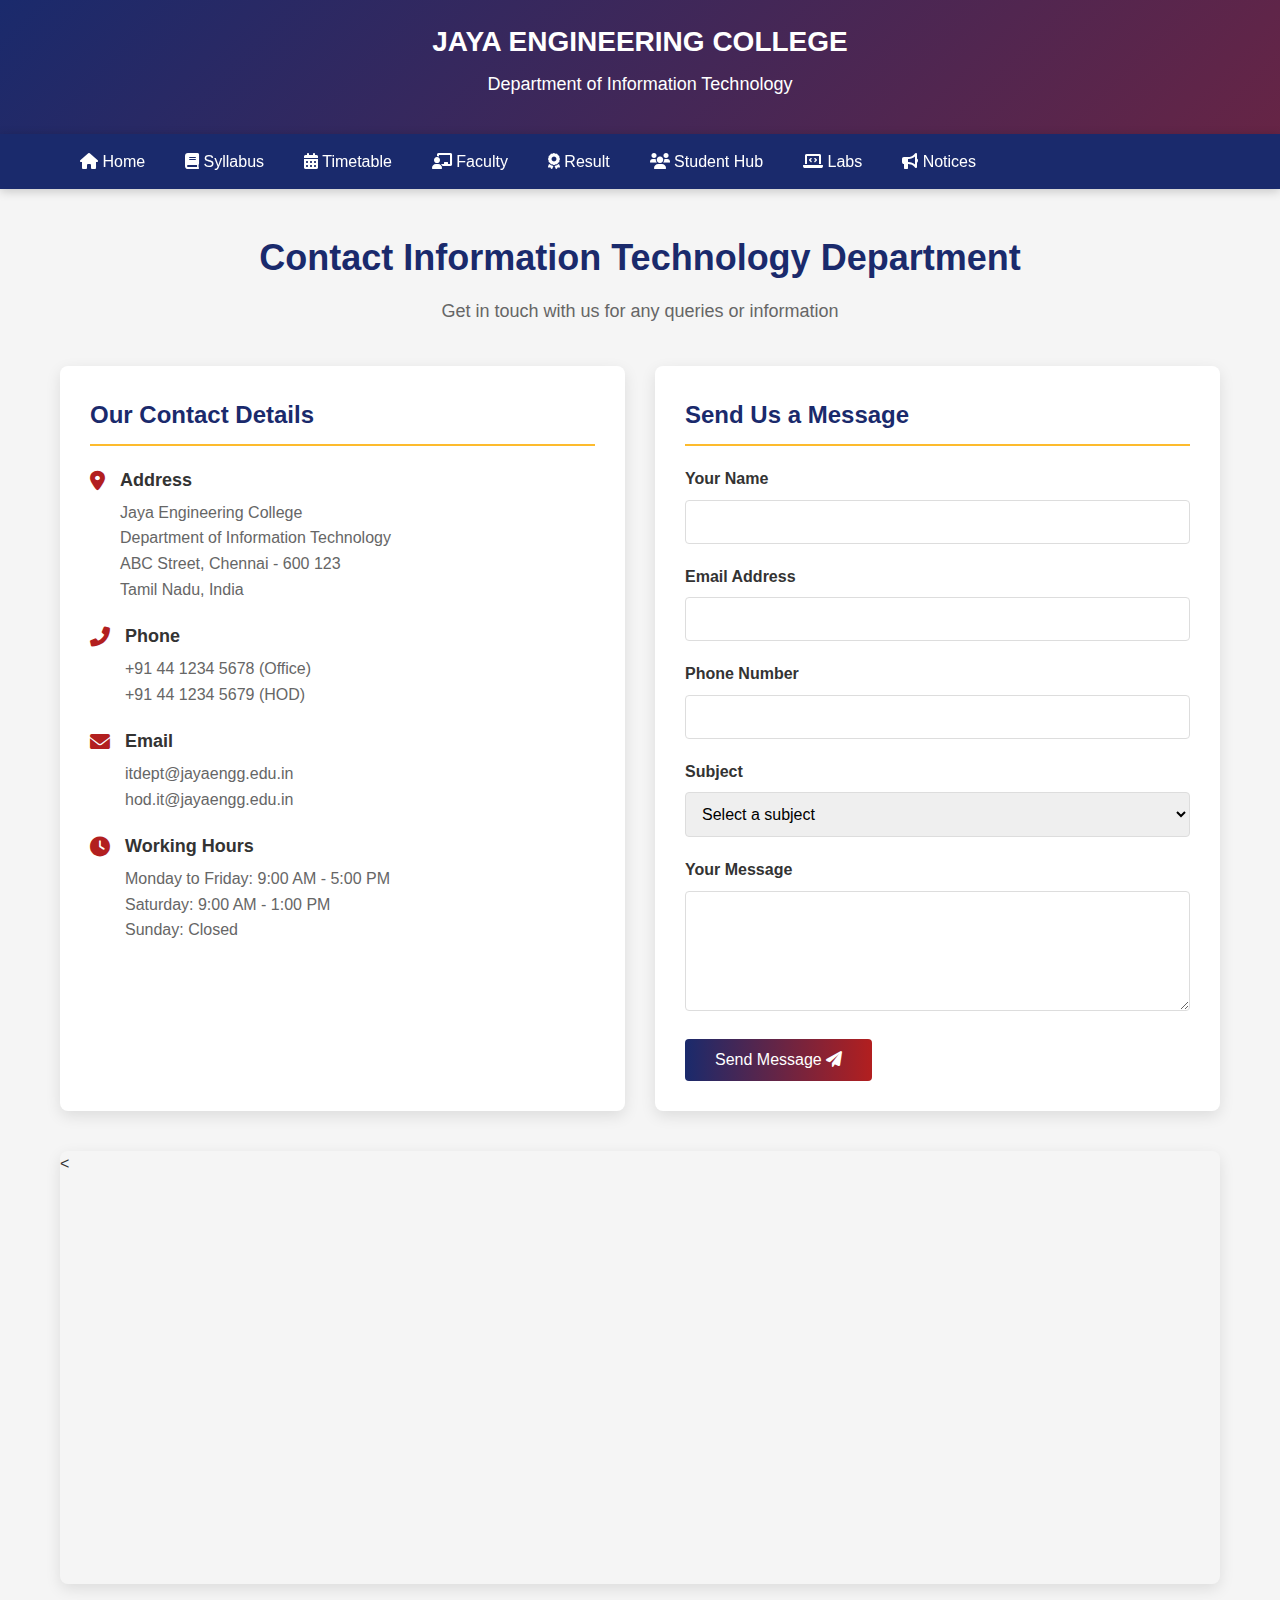
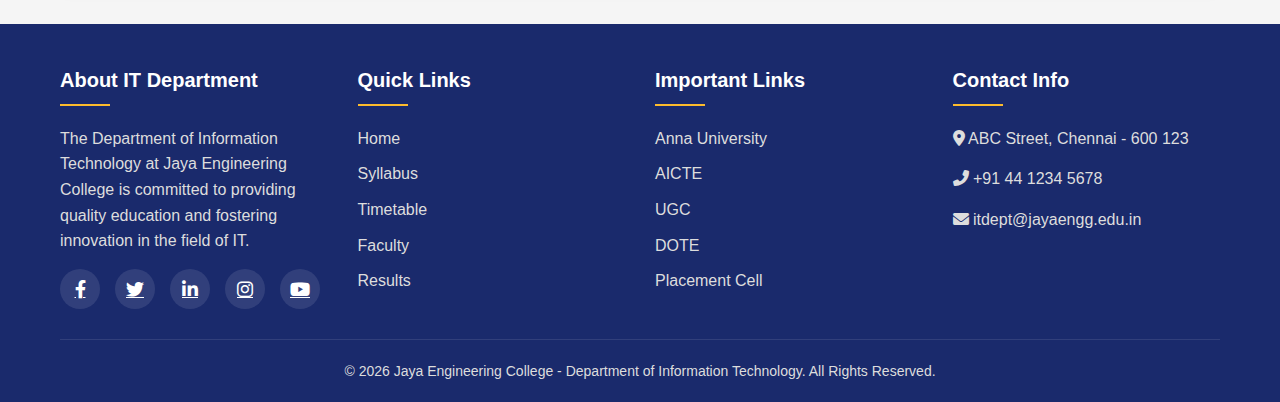
<file: contact.html>
<!DOCTYPE html>
<html lang="en">
<head>
    <meta charset="UTF-8">
    <meta name="viewport" content="width=device-width, initial-scale=1.0">
    <title>Contact Us - IT Department | Jaya Engineering College</title>
    <link rel="stylesheet" href="https://cdnjs.cloudflare.com/ajax/libs/font-awesome/6.0.0-beta3/css/all.min.css">
    <link rel="shortcut icon" href="https://jec.ac.in/wp-content/themes/Jayacollege_2017/images/logo_fav.png" type="image/x-icon">
    <link rel="stylesheet" href="contact.css">
</head>
<body>
    <!-- Header Section -->
    <header>
        <div class="container">
            <div class="logo-container">
                <div class="college-info">
                    <h1>JAYA ENGINEERING COLLEGE</h1>
                    <p>Department of Information Technology</p>
                </div>
            </div>
        </div>
    </header>
    
    <!-- Navigation Bar -->
    <nav>
        <div class="container nav-container">
            <ul class="nav-links">
                <li><a href="/index.html"><i class="fas fa-home"></i> Home</a></li>
                <li><a href="/syllabus.html"><i class="fas fa-book"></i> Syllabus</a></li>
                <li><a href="/time-table.html"><i class="fas fa-calendar-alt"></i> Timetable</a></li>
                <li><a href="Faculty.html"><i class="fas fa-chalkboard-teacher"></i> Faculty</a></li>
                <li><a href="/result.html"><i class="fas fa-award"></i> Result</a></li>
                <li><a href="/Student Hub.html"><i class="fas fa-users"></i> Student Hub</a></li>
                <li><a href="/lab.html"><i class="fas fa-laptop-code"></i> Labs</a></li>
                <li><a href="/notics&circular.html"><i class="fas fa-bullhorn"></i> Notices</a></li>
            </ul>
        </div>
    </nav>
    
    <!-- Main Content -->
    <main>
        <div class="container">
            <div class="page-header">
                <h2>Contact Information Technology Department</h2>
                <p>Get in touch with us for any queries or information</p>
            </div>
            
            <div class="contact-container">
                <div class="contact-info">
                    <h3>Our Contact Details</h3>
                    <div class="info-item">
                        <i class="fas fa-map-marker-alt"></i>
                        <div class="info-text">
                            <h4>Address</h4>
                            <p>Jaya Engineering College<br>
                            Department of Information Technology<br>
                            ABC Street, Chennai - 600 123<br>
                            Tamil Nadu, India</p>
                        </div>
                    </div>
                    
                    <div class="info-item">
                        <i class="fas fa-phone-alt"></i>
                        <div class="info-text">
                            <h4>Phone</h4>
                            <p>+91 44 1234 5678 (Office)<br>
                            +91 44 1234 5679 (HOD)</p>
                        </div>
                    </div>
                    
                    <div class="info-item">
                        <i class="fas fa-envelope"></i>
                        <div class="info-text">
                            <h4>Email</h4>
                            <p><a href="mailto:itdept@jayaengg.edu.in">itdept@jayaengg.edu.in</a><br>
                            <a href="mailto:hod.it@jayaengg.edu.in">hod.it@jayaengg.edu.in</a></p>
                        </div>
                    </div>
                    
                    <div class="info-item">
                        <i class="fas fa-clock"></i>
                        <div class="info-text">
                            <h4>Working Hours</h4>
                            <p>Monday to Friday: 9:00 AM - 5:00 PM<br>
                            Saturday: 9:00 AM - 1:00 PM<br>
                            Sunday: Closed</p>
                        </div>
                    </div>
                </div>
                
                <div class="contact-form">
                    <h3>Send Us a Message</h3>
                    <form action="#" method="POST">
                        <div class="form-group">
                            <label for="name">Your Name</label>
                            <input type="text" id="name" name="name" required>
                        </div>
                        
                        <div class="form-group">
                            <label for="email">Email Address</label>
                            <input type="email" id="email" name="email" required>
                        </div>
                        
                        <div class="form-group">
                            <label for="phone">Phone Number</label>
                            <input type="tel" id="phone" name="phone">
                        </div>
                        
                        <div class="form-group">
                            <label for="subject">Subject</label>
                            <select id="subject" name="subject" required>
                                <option value="">Select a subject</option>
                                <option value="admission">Admission Query</option>
                                <option value="academics">Academic Information</option>
                                <option value="placement">Placement Related</option>
                                <option value="feedback">Feedback/Suggestion</option>
                                <option value="other">Other</option>
                            </select>
                        </div>
                        
                        <div class="form-group">
                            <label for="message">Your Message</label>
                            <textarea id="message" name="message" required></textarea>
                        </div>
                        
                        <button type="submit" class="submit-btn">Send Message <i class="fas fa-paper-plane"></i></button>
                    </form>
                </div>
            </div>
            
            <div class="map-container">
                <<iframe src="https://www.google.com/maps/embed?pb=!1m18!1m12!1m3!1d3885.4265440167674!2d80.04272807568294!3d13.135472987195204!2m3!1f0!2f0!3f0!3m2!1i1024!2i768!4f13.1!3m3!1m2!1s0x3a5289b72cf8bb8f%3A0xd5fed379d9b04ecc!2sJaya%20Engineering%20College!5e0!3m2!1sen!2sin!4v1747736320696!5m2!1sen!2sin" width="600" height="450" style="border:0;" allowfullscreen="" loading="lazy" referrerpolicy="no-referrer-when-downgrade"></iframe>            </div>
        </div>
    </main>
    
    <!-- Footer Section -->
    <footer>
        <div class="container">
            <div class="footer-container">
                <div class="footer-column">
                    <h3>About IT Department</h3>
                    <p>The Department of Information Technology at Jaya Engineering College is committed to providing quality education and fostering innovation in the field of IT.</p>
                    <div class="social-links">
                        <a href="#"><i class="fab fa-facebook-f"></i></a>
                        <a href="#"><i class="fab fa-twitter"></i></a>
                        <a href="#"><i class="fab fa-linkedin-in"></i></a>
                        <a href="#"><i class="fab fa-instagram"></i></a>
                        <a href="#"><i class="fab fa-youtube"></i></a>
                    </div>
                </div>
                
                <div class="footer-column">
                    <h3>Quick Links</h3>
                    <ul class="footer-links">
                        <li><a href="/index.html">Home</a></li>
                        <li><a href="/syllabus.html">Syllabus</a></li>
                        <li><a href="/time-table.html">Timetable</a></li>
                        <li><a href="/Faculty.html">Faculty</a></li>
                        <li><a href="/result.html">Results</a></li>
                    </ul>
                </div>
                
                <div class="footer-column">
                    <h3>Important Links</h3>
                    <ul class="footer-links">
                        <li><a href="https://www.annauniv.edu">Anna University</a></li>
                        <li><a href="https://www.aicte-india.org">AICTE</a></li>
                        <li><a href="https://www.ugc.ac.in">UGC</a></li>
                        <li><a href="https://www.tndte.gov.in">DOTE</a></li>
                        <li><a href="placement.html">Placement Cell</a></li>
                    </ul>
                </div>
                
                <div class="footer-column">
                    <h3>Contact Info</h3>
                    <p><i class="fas fa-map-marker-alt"></i> ABC Street, Chennai - 600 123</p>
                    <p><i class="fas fa-phone-alt"></i> +91 44 1234 5678</p>
                    <p><i class="fas fa-envelope"></i> itdept@jayaengg.edu.in</p>
                </div>
            </div>
            
            <div class="footer-bottom">
                <p>&copy; 2025 Jaya Engineering College - Department of Information Technology. All Rights Reserved.</p>
            </div>
        </div>
    </footer>
    <script src="/contact.js"></script>
</body>
</html>
</file>
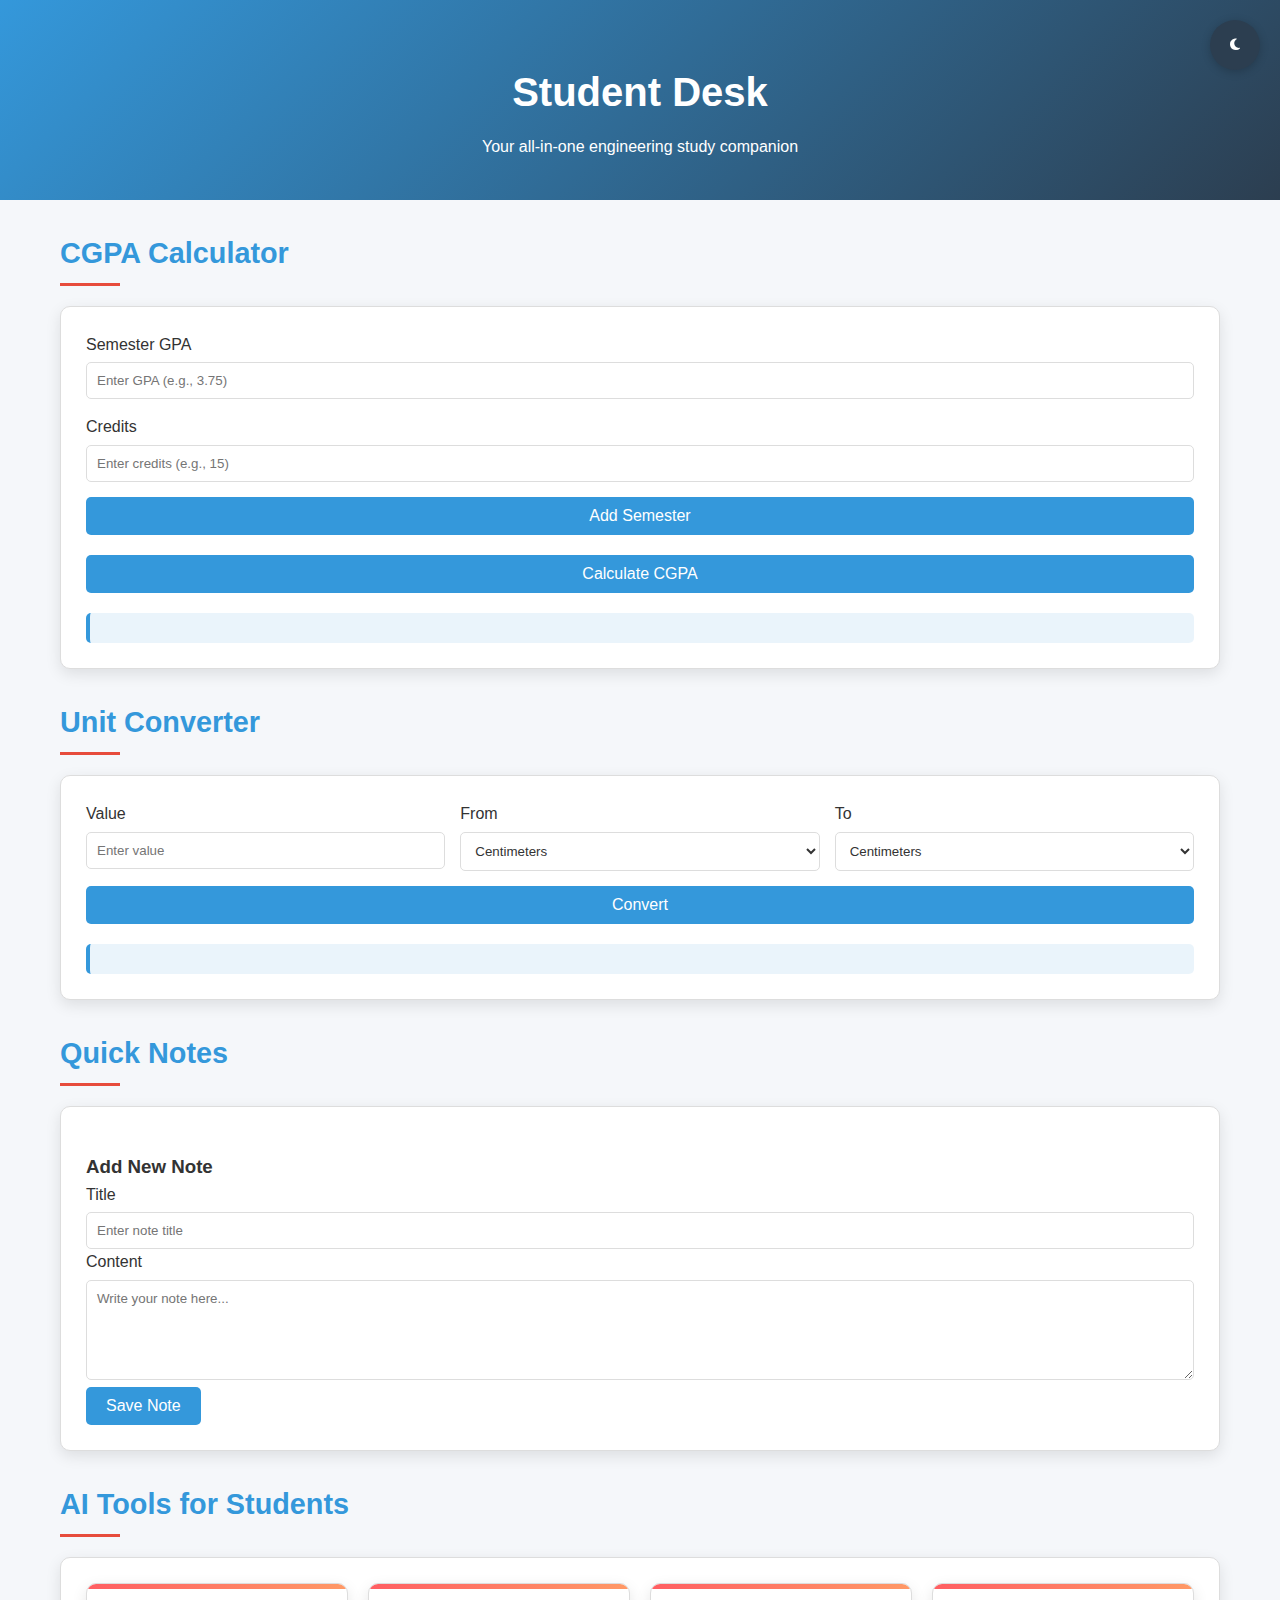
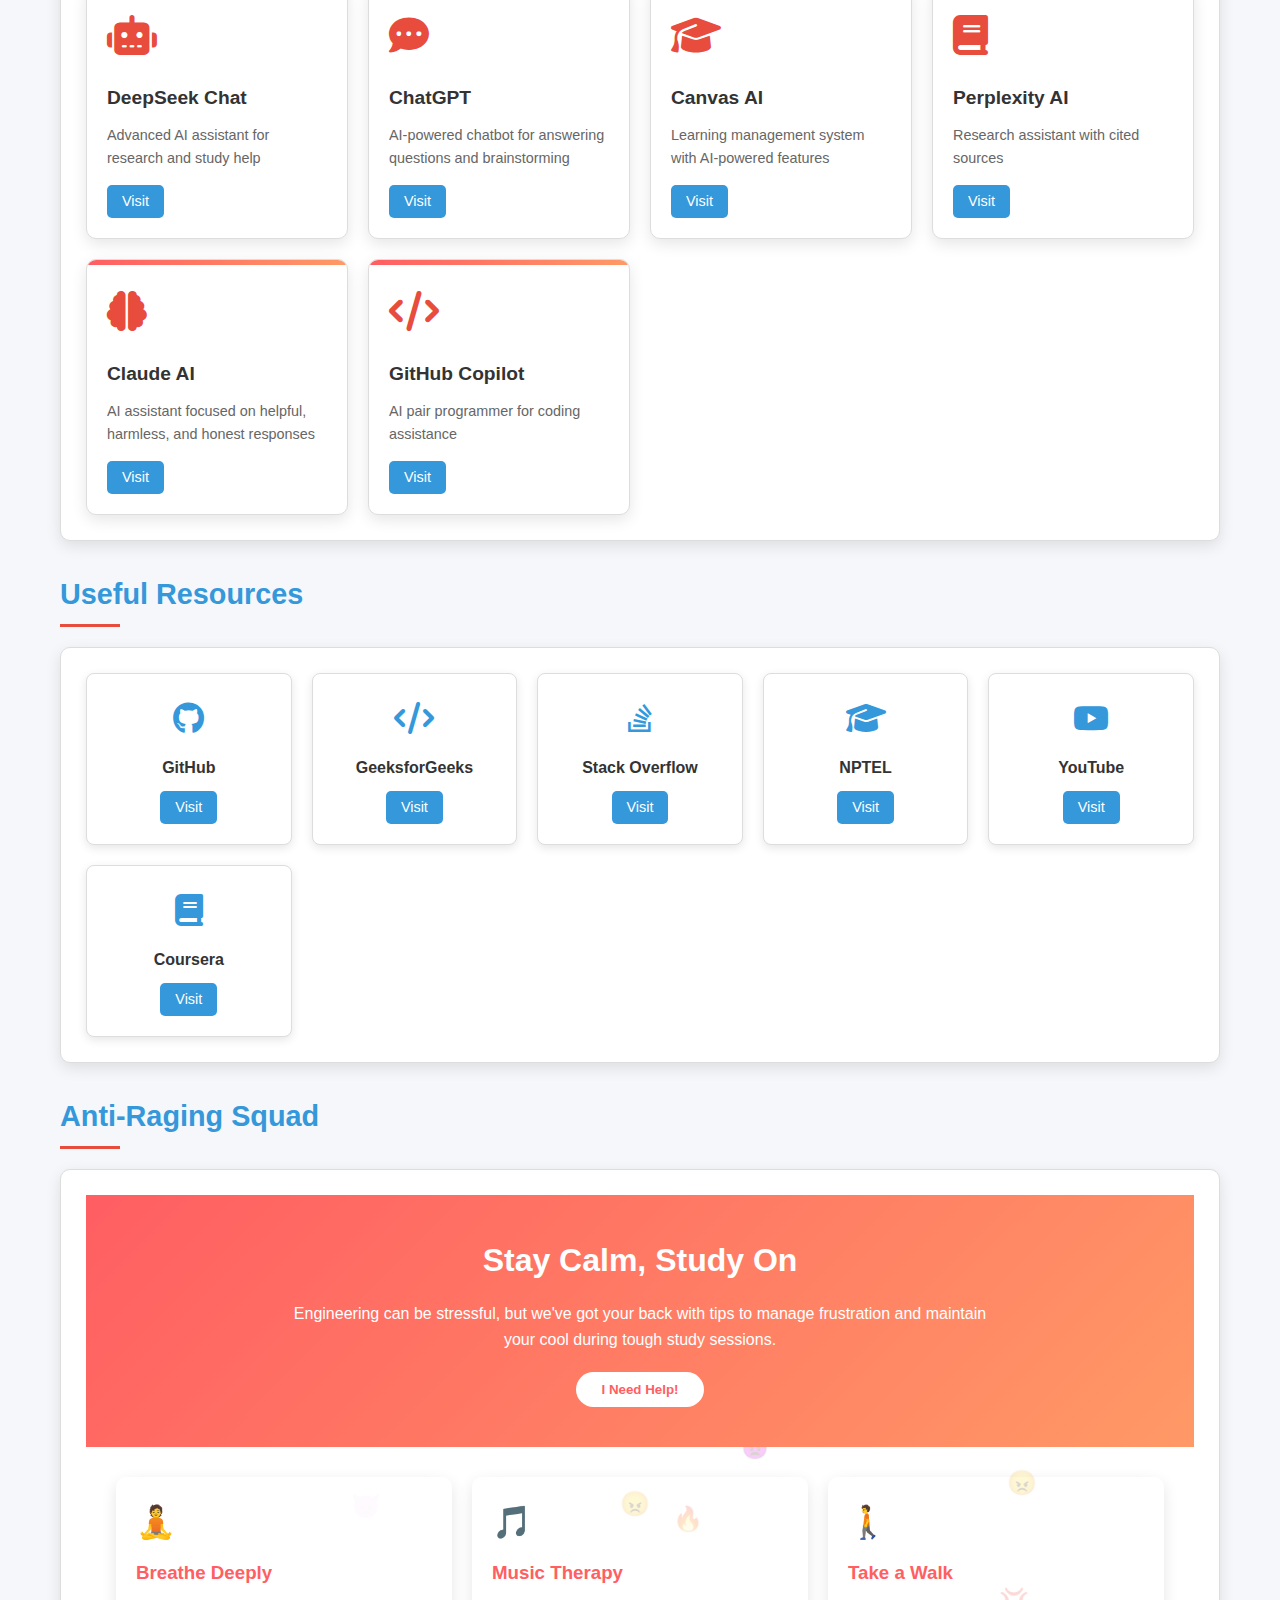
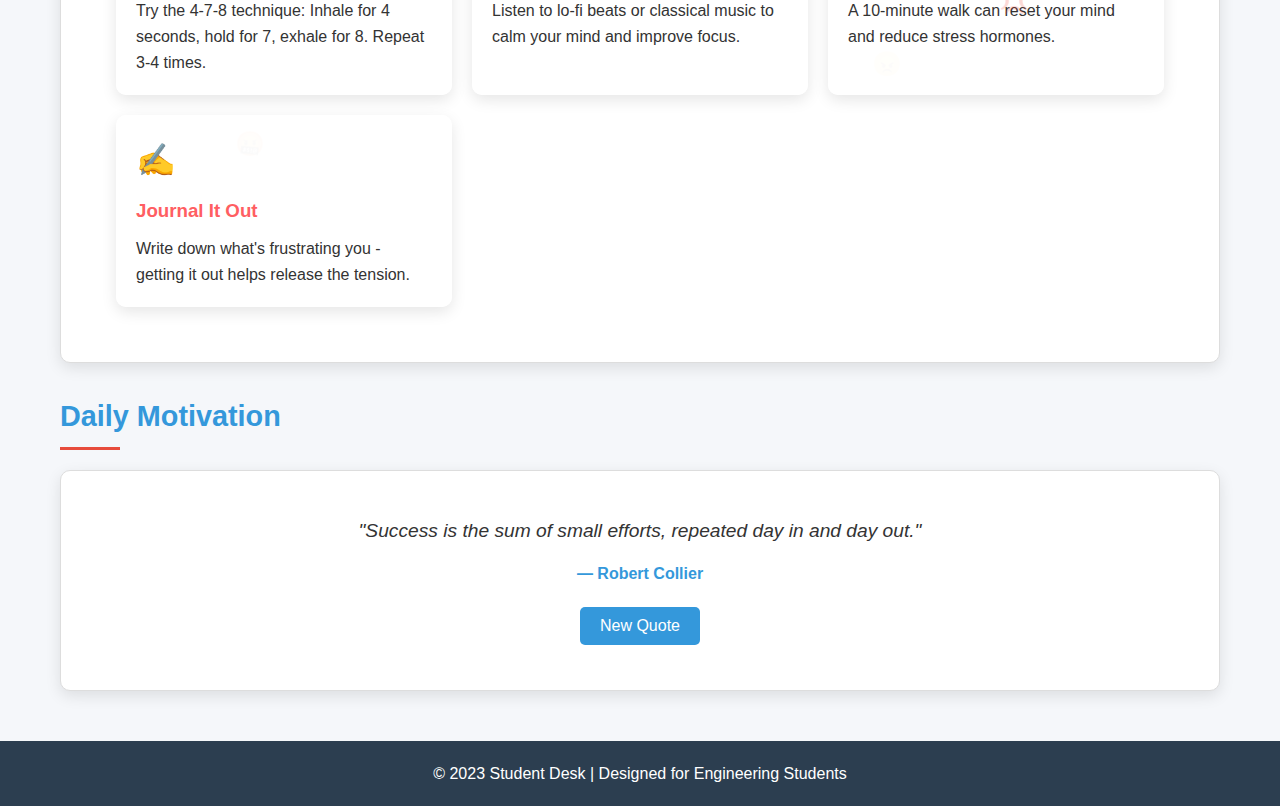
<file: hub sample.html>
<!DOCTYPE html>
<html lang="en">
<head>
    <meta charset="UTF-8">
    <meta name="viewport" content="width=device-width, initial-scale=1.0">
    <title>Student Desk</title>
    <link rel="stylesheet" href="https://cdnjs.cloudflare.com/ajax/libs/font-awesome/6.4.0/css/all.min.css">
    <style>
        :root {
            --primary: #3498db;
            --secondary: #2c3e50;
            --accent: #e74c3c;
            --light: #ecf0f1;
            --dark: #2c3e50;
            --success: #2ecc71;
            --warning: #f39c12;
            --bg-color: #f5f7fa;
            --card-bg: #ffffff;
            --text-color: #333333;
            --border-color: #dddddd;
        }

        .dark-mode {
            --bg-color: #1a1a1a;
            --card-bg: #2d2d2d;
            --text-color: #f5f5f5;
            --border-color: #444444;
            --secondary: #3498db;
        }

        * {
            margin: 0;
            padding: 0;
            box-sizing: border-box;
            font-family: 'Segoe UI', Tahoma, Geneva, Verdana, sans-serif;
            transition: background-color 0.3s, color 0.3s;
        }

        body {
            background-color: var(--bg-color);
            color: var(--text-color);
            line-height: 1.6;
        }

        .container {
            max-width: 1200px;
            margin: 0 auto;
            padding: 0 20px;
        }

        /* Theme Toggle */
        .theme-toggle {
            position: fixed;
            top: 20px;
            right: 20px;
            width: 50px;
            height: 50px;
            border-radius: 50%;
            background-color: var(--secondary);
            color: white;
            border: none;
            cursor: pointer;
            z-index: 1000;
            display: flex;
            align-items: center;
            justify-content: center;
            box-shadow: 0 2px 10px rgba(0, 0, 0, 0.2);
        }

        /* Header */
        header {
            background: linear-gradient(135deg, var(--primary), var(--secondary));
            color: white;
            padding: 60px 0 40px;
            text-align: center;
            margin-bottom: 30px;
        }

        header h1 {
            font-size: 2.5rem;
            margin-bottom: 10px;
        }

        /* Sections */
        section {
            margin-bottom: 30px;
        }

        .section-title {
            font-size: 1.8rem;
            margin-bottom: 20px;
            color: var(--primary);
            position: relative;
            padding-bottom: 10px;
        }

        .section-title::after {
            content: '';
            position: absolute;
            bottom: 0;
            left: 0;
            width: 60px;
            height: 3px;
            background-color: var(--accent);
        }

        /* Cards */
        .card {
            background-color: var(--card-bg);
            border-radius: 10px;
            padding: 25px;
            box-shadow: 0 5px 15px rgba(0, 0, 0, 0.1);
            border: 1px solid var(--border-color);
        }

        /* Buttons */
        .btn {
            background-color: var(--primary);
            color: white;
            border: none;
            padding: 10px 20px;
            border-radius: 5px;
            cursor: pointer;
            font-size: 1rem;
            transition: all 0.3s;
        }

        .btn:hover {
            background-color: var(--secondary);
            transform: translateY(-2px);
        }

        .btn-block {
            display: block;
            width: 100%;
        }

        /* Inputs */
        .input-group {
            margin-bottom: 15px;
        }

        label {
            display: block;
            margin-bottom: 5px;
            font-weight: 500;
        }

        input, select, textarea {
            width: 100%;
            padding: 10px;
            border: 1px solid var(--border-color);
            border-radius: 5px;
            background-color: var(--card-bg);
            color: var(--text-color);
        }

        textarea {
            min-height: 100px;
            resize: vertical;
        }

        /* Results */
        .result {
            margin-top: 20px;
            padding: 15px;
            border-radius: 5px;
            background-color: rgba(52, 152, 219, 0.1);
            border-left: 4px solid var(--primary);
        }

        /* Semester List */
        .semester-list {
            margin: 20px 0;
        }

        .semester-item {
            display: flex;
            justify-content: space-between;
            padding: 10px;
            border-bottom: 1px solid var(--border-color);
            align-items: center;
        }

        .semester-item:last-child {
            border-bottom: none;
        }

        .semester-item button {
            background-color: var(--accent);
            color: white;
            border: none;
            padding: 5px 10px;
            border-radius: 3px;
            cursor: pointer;
        }

        /* Converter */
        .converter-row {
            display: flex;
            gap: 15px;
            margin-bottom: 15px;
            flex-wrap: wrap;
        }

        .converter-input {
            flex: 1;
            min-width: 150px;
        }

        /* Notes */
        .notes-container {
            margin-bottom: 20px;
        }

        .note {
            background-color: rgba(46, 204, 113, 0.1);
            border-left: 4px solid var(--success);
            padding: 15px;
            margin-bottom: 15px;
            border-radius: 5px;
        }

        .note h3 {
            margin-bottom: 10px;
            color: var(--success);
        }

        .note p {
            margin-bottom: 10px;
        }

        .note-actions {
            display: flex;
            gap: 10px;
        }

        .note-actions button {
            padding: 5px 10px;
            font-size: 0.8rem;
        }

        .note-actions button:first-child {
            background-color: var(--warning);
        }

        .note-actions button:last-child {
            background-color: var(--accent);
        }

        /* Resources */
        .resources-grid {
            display: grid;
            grid-template-columns: repeat(auto-fill, minmax(200px, 1fr));
            gap: 20px;
        }

        .resource-card {
            background-color: var(--card-bg);
            border-radius: 8px;
            padding: 20px;
            text-align: center;
            box-shadow: 0 3px 10px rgba(0, 0, 0, 0.1);
            border: 1px solid var(--border-color);
            transition: transform 0.3s;
        }

        .resource-card:hover {
            transform: translateY(-5px);
        }

        .resource-icon {
            font-size: 2rem;
            margin-bottom: 10px;
            color: var(--primary);
        }

        .resource-name {
            font-weight: 600;
            margin-bottom: 10px;
        }

        .resource-link {
            display: inline-block;
            padding: 5px 15px;
            background-color: var(--primary);
            color: white;
            text-decoration: none;
            border-radius: 5px;
            font-size: 0.9rem;
        }

        /* Motivation */
        .quote-container {
            text-align: center;
            padding: 20px;
        }

        .quote-text {
            font-size: 1.2rem;
            font-style: italic;
            margin-bottom: 15px;
            line-height: 1.6;
        }

        .quote-author {
            font-weight: 600;
            margin-bottom: 20px;
            color: var(--primary);
        }

        .refresh-quote {
            margin: 0 auto;
        }

        /* AI Tools Section */
        .ai-tools-grid {
            display: grid;
            grid-template-columns: repeat(auto-fill, minmax(250px, 1fr));
            gap: 20px;
        }

        .ai-tool-card {
            background-color: var(--card-bg);
            border-radius: 10px;
            padding: 20px;
            box-shadow: 0 5px 15px rgba(0, 0, 0, 0.1);
            border: 1px solid var(--border-color);
            transition: all 0.3s ease;
            position: relative;
            overflow: hidden;
        }

        .ai-tool-card:hover {
            transform: translateY(-5px);
            box-shadow: 0 10px 25px rgba(0, 0, 0, 0.15);
        }

        .ai-tool-card::before {
            content: '';
            position: absolute;
            top: 0;
            left: 0;
            width: 100%;
            height: 5px;
            background: linear-gradient(90deg, #ff5e62, #ff9966);
        }

        .ai-tool-icon {
            font-size: 2.5rem;
            margin-bottom: 15px;
            color: var(--accent);
        }

        .ai-tool-name {
            font-size: 1.2rem;
            font-weight: 600;
            margin-bottom: 10px;
        }

        .ai-tool-desc {
            color: #666;
            margin-bottom: 15px;
            font-size: 0.9rem;
        }

        /* Anti-Raging Squad Section */
        .anti-rage-container {
            position: relative;
            min-height: 300px;
            overflow: hidden;
            border-radius: 10px;
        }

        .rage-hero {
            background: linear-gradient(135deg, #ff5e62, #ff9966);
            color: white;
            padding: 40px;
            text-align: center;
            position: relative;
            z-index: 1;
        }

        .rage-hero h2 {
            font-size: 2rem;
            margin-bottom: 15px;
        }

        .rage-hero p {
            max-width: 700px;
            margin: 0 auto 20px;
        }

        .rage-btn {
            background-color: white;
            color: #ff5e62;
            border: none;
            padding: 10px 25px;
            border-radius: 50px;
            font-weight: 600;
            cursor: pointer;
            transition: all 0.3s;
        }

        .rage-btn:hover {
            transform: scale(1.05);
            box-shadow: 0 5px 15px rgba(0, 0, 0, 0.2);
        }

        .rage-tips {
            display: grid;
            grid-template-columns: repeat(auto-fit, minmax(250px, 1fr));
            gap: 20px;
            padding: 30px;
        }

        .rage-tip {
            background-color: rgba(255, 255, 255, 0.9);
            padding: 20px;
            border-radius: 10px;
            box-shadow: 0 5px 15px rgba(0, 0, 0, 0.1);
            transition: all 0.3s;
            position: relative;
            overflow: hidden;
        }

        .rage-tip:hover {
            transform: translateY(-5px);
        }

        .rage-tip h3 {
            color: #ff5e62;
            margin-bottom: 10px;
        }

        .rage-emoji {
            font-size: 2rem;
            margin-bottom: 10px;
            animation: bounce 2s infinite;
        }

        @keyframes bounce {
            0%, 100% { transform: translateY(0); }
            50% { transform: translateY(-10px); }
        }

        .rage-animation {
            position: absolute;
            font-size: 1.5rem;
            opacity: 0.2;
            animation: float 15s linear infinite;
        }

        @keyframes float {
            0% { transform: translateY(0) translateX(0); opacity: 0; }
            10% { opacity: 0.2; }
            90% { opacity: 0.2; }
            100% { transform: translateY(-100px) translateX(50px); opacity: 0; }
        }

        /* Footer */
        footer {
            background-color: var(--secondary);
            color: white;
            text-align: center;
            padding: 20px 0;
            margin-top: 50px;
        }

        /* Responsive */
        @media (max-width: 768px) {
            .converter-row {
                flex-direction: column;
                gap: 15px;
            }
            
            .converter-input {
                width: 100%;
            }
            
            header h1 {
                font-size: 2rem;
            }
            
            .section-title {
                font-size: 1.5rem;
            }
        }
    </style>
</head>
<body>
    <!-- Theme Toggle Button -->
    <button class="theme-toggle" id="themeToggle">
        <i class="fas fa-moon"></i>
    </button>

    <!-- Header Section -->
    <header>
        <div class="container">
            <h1>Student Desk</h1>
            <p>Your all-in-one engineering study companion</p>
        </div>
    </header>

    <main class="container">
        <!-- CGPA Calculator Section -->
        <section class="cgpa-calculator">
            <h2 class="section-title">CGPA Calculator</h2>
            <div class="card">
                <div class="input-group">
                    <label for="semesterGPA">Semester GPA</label>
                    <input type="number" id="semesterGPA" step="0.01" min="0" max="4" placeholder="Enter GPA (e.g., 3.75)">
                </div>
                <div class="input-group">
                    <label for="semesterCredits">Credits</label>
                    <input type="number" id="semesterCredits" min="1" placeholder="Enter credits (e.g., 15)">
                </div>
                <button class="btn btn-block" id="addSemester">Add Semester</button>
                
                <div class="semester-list" id="semesterList"></div>
                
                <button class="btn btn-block" id="calculateCGPA">Calculate CGPA</button>
                
                <div class="result" id="cgpaResult"></div>
            </div>
        </section>

        <!-- Unit Converter Section -->
        <section class="unit-converter">
            <h2 class="section-title">Unit Converter</h2>
            <div class="card">
                <div class="converter">
                    <div class="converter-row">
                        <div class="converter-input">
                            <label for="converterValue">Value</label>
                            <input type="number" id="converterValue" placeholder="Enter value">
                        </div>
                        <div class="converter-input">
                            <label for="converterFrom">From</label>
                            <select id="converterFrom">
                                <option value="cm">Centimeters</option>
                                <option value="m">Meters</option>
                                <option value="km">Kilometers</option>
                                <option value="in">Inches</option>
                                <option value="ft">Feet</option>
                                <option value="mi">Miles</option>
                                <option value="°C">Celsius</option>
                                <option value="°F">Fahrenheit</option>
                                <option value="K">Kelvin</option>
                                <option value="g">Grams</option>
                                <option value="kg">Kilograms</option>
                                <option value="lb">Pounds</option>
                            </select>
                        </div>
                        <div class="converter-input">
                            <label for="converterTo">To</label>
                            <select id="converterTo">
                                <option value="cm">Centimeters</option>
                                <option value="m">Meters</option>
                                <option value="km">Kilometers</option>
                                <option value="in">Inches</option>
                                <option value="ft">Feet</option>
                                <option value="mi">Miles</option>
                                <option value="°C">Celsius</option>
                                <option value="°F">Fahrenheit</option>
                                <option value="K">Kelvin</option>
                                <option value="g">Grams</option>
                                <option value="kg">Kilograms</option>
                                <option value="lb">Pounds</option>
                            </select>
                        </div>
                    </div>
                    <button class="btn btn-block" id="convertBtn">Convert</button>
                    <div class="result" id="converterResult"></div>
                </div>
            </div>
        </section>

        <!-- Notes Section -->
        <section class="notes">
            <h2 class="section-title">Quick Notes</h2>
            <div class="card">
                <div class="notes-container" id="notesContainer"></div>
                
                <div class="add-note-form">
                    <h3>Add New Note</h3>
                    <div class="form-group">
                        <label for="noteTitle">Title</label>
                        <input type="text" id="noteTitle" placeholder="Enter note title">
                    </div>
                    <div class="form-group">
                        <label for="noteContent">Content</label>
                        <textarea id="noteContent" placeholder="Write your note here..."></textarea>
                    </div>
                    <button class="btn" id="saveNote">Save Note</button>
                </div>
            </div>
        </section>

        <!-- AI Tools Section -->
        <section class="ai-tools">
            <h2 class="section-title">AI Tools for Students</h2>
            <div class="card">
                <div class="ai-tools-grid">
                    <div class="ai-tool-card">
                        <div class="ai-tool-icon"><i class="fas fa-robot"></i></div>
                        <div class="ai-tool-name">DeepSeek Chat</div>
                        <div class="ai-tool-desc">Advanced AI assistant for research and study help</div>
                        <a href="https://deepseek.com" class="resource-link" target="_blank">Visit</a>
                    </div>
                    <div class="ai-tool-card">
                        <div class="ai-tool-icon"><i class="fas fa-comment-dots"></i></div>
                        <div class="ai-tool-name">ChatGPT</div>
                        <div class="ai-tool-desc">AI-powered chatbot for answering questions and brainstorming</div>
                        <a href="https://chat.openai.com" class="resource-link" target="_blank">Visit</a>
                    </div>
                    <div class="ai-tool-card">
                        <div class="ai-tool-icon"><i class="fas fa-graduation-cap"></i></div>
                        <div class="ai-tool-name">Canvas AI</div>
                        <div class="ai-tool-desc">Learning management system with AI-powered features</div>
                        <a href="https://canvas.instructure.com" class="resource-link" target="_blank">Visit</a>
                    </div>
                    <div class="ai-tool-card">
                        <div class="ai-tool-icon"><i class="fas fa-book"></i></div>
                        <div class="ai-tool-name">Perplexity AI</div>
                        <div class="ai-tool-desc">Research assistant with cited sources</div>
                        <a href="https://perplexity.ai" class="resource-link" target="_blank">Visit</a>
                    </div>
                    <div class="ai-tool-card">
                        <div class="ai-tool-icon"><i class="fas fa-brain"></i></div>
                        <div class="ai-tool-name">Claude AI</div>
                        <div class="ai-tool-desc">AI assistant focused on helpful, harmless, and honest responses</div>
                        <a href="https://claude.ai" class="resource-link" target="_blank">Visit</a>
                    </div>
                    <div class="ai-tool-card">
                        <div class="ai-tool-icon"><i class="fas fa-code"></i></div>
                        <div class="ai-tool-name">GitHub Copilot</div>
                        <div class="ai-tool-desc">AI pair programmer for coding assistance</div>
                        <a href="https://github.com/features/copilot" class="resource-link" target="_blank">Visit</a>
                    </div>
                </div>
            </div>
        </section>

        <!-- Resources Section -->
        <section class="resources">
            <h2 class="section-title">Useful Resources</h2>
            <div class="card">
                <div class="resources-grid">
                    <div class="resource-card">
                        <div class="resource-icon"><i class="fab fa-github"></i></div>
                        <div class="resource-name">GitHub</div>
                        <a href="https://github.com" class="resource-link" target="_blank">Visit</a>
                    </div>
                    <div class="resource-card">
                        <div class="resource-icon"><i class="fas fa-code"></i></div>
                        <div class="resource-name">GeeksforGeeks</div>
                        <a href="https://geeksforgeeks.org" class="resource-link" target="_blank">Visit</a>
                    </div>
                    <div class="resource-card">
                        <div class="resource-icon"><i class="fab fa-stack-overflow"></i></div>
                        <div class="resource-name">Stack Overflow</div>
                        <a href="https://stackoverflow.com" class="resource-link" target="_blank">Visit</a>
                    </div>
                    <div class="resource-card">
                        <div class="resource-icon"><i class="fas fa-graduation-cap"></i></div>
                        <div class="resource-name">NPTEL</div>
                        <a href="https://nptel.ac.in" class="resource-link" target="_blank">Visit</a>
                    </div>
                    <div class="resource-card">
                        <div class="resource-icon"><i class="fab fa-youtube"></i></div>
                        <div class="resource-name">YouTube</div>
                        <a href="https://youtube.com" class="resource-link" target="_blank">Visit</a>
                    </div>
                    <div class="resource-card">
                        <div class="resource-icon"><i class="fas fa-book"></i></div>
                        <div class="resource-name">Coursera</div>
                        <a href="https://coursera.org" class="resource-link" target="_blank">Visit</a>
                    </div>
                </div>
            </div>
        </section>

        <!-- Anti-Raging Squad Section -->
        <section class="anti-rage">
            <h2 class="section-title">Anti-Raging Squad</h2>
            <div class="card anti-rage-container">
                <!-- Floating emojis -->
                <div class="rage-animation" style="top: 20%; left: 10%; animation-delay: 0s;">😤</div>
                <div class="rage-animation" style="top: 30%; left: 80%; animation-delay: 2s;">😡</div>
                <div class="rage-animation" style="top: 70%; left: 15%; animation-delay: 4s;">🤬</div>
                <div class="rage-animation" style="top: 60%; left: 70%; animation-delay: 6s;">😠</div>
                <div class="rage-animation" style="top: 40%; left: 25%; animation-delay: 8s;">👿</div>
                
                <div class="rage-hero">
                    <h2>Stay Calm, Study On</h2>
                    <p>Engineering can be stressful, but we've got your back with tips to manage frustration and maintain your cool during tough study sessions.</p>
                    <button class="rage-btn" id="rageHelpBtn">I Need Help!</button>
                </div>
                
                <div class="rage-tips">
                    <div class="rage-tip">
                        <div class="rage-emoji">🧘</div>
                        <h3>Breathe Deeply</h3>
                        <p>Try the 4-7-8 technique: Inhale for 4 seconds, hold for 7, exhale for 8. Repeat 3-4 times.</p>
                    </div>
                    <div class="rage-tip">
                        <div class="rage-emoji">🎵</div>
                        <h3>Music Therapy</h3>
                        <p>Listen to lo-fi beats or classical music to calm your mind and improve focus.</p>
                    </div>
                    <div class="rage-tip">
                        <div class="rage-emoji">🚶</div>
                        <h3>Take a Walk</h3>
                        <p>A 10-minute walk can reset your mind and reduce stress hormones.</p>
                    </div>
                    <div class="rage-tip">
                        <div class="rage-emoji">✍️</div>
                        <h3>Journal It Out</h3>
                        <p>Write down what's frustrating you - getting it out helps release the tension.</p>
                    </div>
                </div>
            </div>
        </section>

        <!-- Motivational Quote Section -->
        <section class="motivation">
            <h2 class="section-title">Daily Motivation</h2>
            <div class="card">
                <div class="quote-container" id="quoteContainer">
                    <div class="quote-text" id="quoteText">Loading motivational quote...</div>
                    <div class="quote-author" id="quoteAuthor"></div>
                    <button class="btn refresh-quote" id="refreshQuote">New Quote</button>
                </div>
            </div>
        </section>
    </main>

    <footer>
        <div class="container">
            <p>© 2023 Student Desk | Designed for Engineering Students</p>
        </div>
    </footer>

    <script>
        // Theme Toggle
        const themeToggle = document.getElementById('themeToggle');
        themeToggle.addEventListener('click', () => {
            document.body.classList.toggle('dark-mode');
            const icon = themeToggle.querySelector('i');
            if (document.body.classList.contains('dark-mode')) {
                icon.classList.remove('fa-moon');
                icon.classList.add('fa-sun');
            } else {
                icon.classList.remove('fa-sun');
                icon.classList.add('fa-moon');
            }
        });

        // CGPA Calculator
        const semesters = [];
        const addSemesterBtn = document.getElementById('addSemester');
        const semesterList = document.getElementById('semesterList');
        const calculateCGPABtn = document.getElementById('calculateCGPA');
        const cgpaResult = document.getElementById('cgpaResult');

        addSemesterBtn.addEventListener('click', () => {
            const gpa = parseFloat(document.getElementById('semesterGPA').value);
            const credits = parseInt(document.getElementById('semesterCredits').value);
            
            if (isNaN(gpa) || isNaN(credits)) {
                alert('Please enter valid GPA and credits');
                return;
            }
            
            if (gpa < 0 || gpa > 4) {
                alert('GPA must be between 0 and 4');
                return;
            }
            
            if (credits <= 0) {
                alert('Credits must be positive');
                return;
            }
            
            const semester = { gpa, credits };
            semesters.push(semester);
            
            // Add to UI
            const semesterItem = document.createElement('div');
            semesterItem.className = 'semester-item';
            semesterItem.innerHTML = `
                <span>Semester ${semesters.length}: GPA ${gpa}, Credits ${credits}</span>
                <button class="remove-semester" data-index="${semesters.length - 1}">Remove</button>
            `;
            semesterList.appendChild(semesterItem);
            
            // Clear inputs
            document.getElementById('semesterGPA').value = '';
            document.getElementById('semesterCredits').value = '';
            
            // Add event to remove button
            semesterItem.querySelector('.remove-semester').addEventListener('click', (e) => {
                const index = parseInt(e.target.getAttribute('data-index'));
                semesters.splice(index, 1);
                semesterList.removeChild(semesterItem);
                // Re-index remaining items
                const items = semesterList.querySelectorAll('.semester-item');
                items.forEach((item, i) => {
                    item.querySelector('span').textContent = `Semester ${i + 1}: GPA ${semesters[i].gpa}, Credits ${semesters[i].credits}`;
                    item.querySelector('button').setAttribute('data-index', i);
                });
            });
        });

        calculateCGPABtn.addEventListener('click', () => {
            if (semesters.length === 0) {
                cgpaResult.textContent = 'Please add at least one semester';
                return;
            }
            
            let totalQualityPoints = 0;
            let totalCredits = 0;
            
            semesters.forEach(semester => {
                totalQualityPoints += semester.gpa * semester.credits;
                totalCredits += semester.credits;
            });
            
            const cgpa = totalQualityPoints / totalCredits;
            cgpaResult.innerHTML = `
                <strong>Your CGPA:</strong> ${cgpa.toFixed(2)}<br>
                <small>Based on ${semesters.length} semester(s) and ${totalCredits} total credits</small>
            `;
        });

        // Unit Converter
        const convertBtn = document.getElementById('convertBtn');
        const converterResult = document.getElementById('converterResult');

        convertBtn.addEventListener('click', () => {
            const value = parseFloat(document.getElementById('converterValue').value);
            const fromUnit = document.getElementById('converterFrom').value;
            const toUnit = document.getElementById('converterTo').value;
            
            if (isNaN(value)) {
                alert('Please enter a valid number');
                return;
            }
            
            let result;
            
            // Length conversions
            if (['cm', 'm', 'km', 'in', 'ft', 'mi'].includes(fromUnit) && 
                ['cm', 'm', 'km', 'in', 'ft', 'mi'].includes(toUnit)) {
                // Convert to meters first
                let meters;
                switch (fromUnit) {
                    case 'cm': meters = value / 100; break;
                    case 'm': meters = value; break;
                    case 'km': meters = value * 1000; break;
                    case 'in': meters = value * 0.0254; break;
                    case 'ft': meters = value * 0.3048; break;
                    case 'mi': meters = value * 1609.34; break;
                }
                
                // Convert to target unit
                switch (toUnit) {
                    case 'cm': result = meters * 100; break;
                    case 'm': result = meters; break;
                    case 'km': result = meters / 1000; break;
                    case 'in': result = meters / 0.0254; break;
                    case 'ft': result = meters / 0.3048; break;
                    case 'mi': result = meters / 1609.34; break;
                }
            }
            // Temperature conversions
            else if (['°C', '°F', 'K'].includes(fromUnit) && 
                     ['°C', '°F', 'K'].includes(toUnit)) {
                let celsius;
                switch (fromUnit) {
                    case '°C': celsius = value; break;
                    case '°F': celsius = (value - 32) * 5/9; break;
                    case 'K': celsius = value - 273.15; break;
                }
                
                switch (toUnit) {
                    case '°C': result = celsius; break;
                    case '°F': result = (celsius * 9/5) + 32; break;
                    case 'K': result = celsius + 273.15; break;
                }
            }
            // Weight conversions
            else if (['g', 'kg', 'lb'].includes(fromUnit) && 
                     ['g', 'kg', 'lb'].includes(toUnit)) {
                let grams;
                switch (fromUnit) {
                    case 'g': grams = value; break;
                    case 'kg': grams = value * 1000; break;
                    case 'lb': grams = value * 453.592; break;
                }
                
                switch (toUnit) {
                    case 'g': result = grams; break;
                    case 'kg': result = grams / 1000; break;
                    case 'lb': result = grams / 453.592; break;
                }
            }
            else {
                alert('Cannot convert between these unit types');
                return;
            }
            
            converterResult.innerHTML = `
                <strong>Result:</strong> ${value} ${fromUnit} = ${result.toFixed(4)} ${toUnit}
            `;
        });

        // Notes System
        const notesContainer = document.getElementById('notesContainer');
        const saveNoteBtn = document.getElementById('saveNote');
        let notes = JSON.parse(localStorage.getItem('student-notes')) || [];

        function renderNotes() {
            notesContainer.innerHTML = '';
            notes.forEach((note, index) => {
                const noteElement = document.createElement('div');
                noteElement.className = 'note';
                noteElement.innerHTML = `
                    <h3>${note.title}</h3>
                    <p>${note.content}</p>
                    <div class="note-actions">
                        <button class="btn edit-note" data-index="${index}">Edit</button>
                        <button class="btn delete-note" data-index="${index}">Delete</button>
                    </div>
                `;
                notesContainer.appendChild(noteElement);
                
                // Add event listeners
                noteElement.querySelector('.edit-note').addEventListener('click', () => editNote(index));
                noteElement.querySelector('.delete-note').addEventListener('click', () => deleteNote(index));
            });
        }

        function saveNote() {
            const title = document.getElementById('noteTitle').value.trim();
            const content = document.getElementById('noteContent').value.trim();
            
            if (!title || !content) {
                alert('Please enter both title and content');
                return;
            }
            
            notes.push({ title, content });
            localStorage.setItem('student-notes', JSON.stringify(notes));
            renderNotes();
            
            // Clear form
            document.getElementById('noteTitle').value = '';
            document.getElementById('noteContent').value = '';
        }

        function editNote(index) {
            const note = notes[index];
            document.getElementById('noteTitle').value = note.title;
            document.getElementById('noteContent').value = note.content;
            
            // Change save button to update
            saveNoteBtn.textContent = 'Update Note';
            saveNoteBtn.onclick = function() {
                const title = document.getElementById('noteTitle').value.trim();
                const content = document.getElementById('noteContent').value.trim();
                
                if (!title || !content) {
                    alert('Please enter both title and content');
                    return;
                }
                
                notes[index] = { title, content };
                localStorage.setItem('student-notes', JSON.stringify(notes));
                renderNotes();
                
                // Reset form and button
                document.getElementById('noteTitle').value = '';
                document.getElementById('noteContent').value = '';
                saveNoteBtn.textContent = 'Save Note';
                saveNoteBtn.onclick = saveNote;
            };
        }

        function deleteNote(index) {
            if (confirm('Are you sure you want to delete this note?')) {
                notes.splice(index, 1);
                localStorage.setItem('student-notes', JSON.stringify(notes));
                renderNotes();
            }
        }

        saveNoteBtn.addEventListener('click', saveNote);
        renderNotes();

        // Motivational Quotes
        const quoteText = document.getElementById('quoteText');
        const quoteAuthor = document.getElementById('quoteAuthor');
        const refreshQuoteBtn = document.getElementById('refreshQuote');

        const quotes = [
            {
                text: "The expert in anything was once a beginner.",
                author: "Helen Hayes"
            },
            {
                text: "Success is the sum of small efforts, repeated day in and day out.",
                author: "Robert Collier"
            },
            {
                text: "The only way to learn mathematics is to do mathematics.",
                author: "Paul Halmos"
            },
            {
                text: "Engineering is the closest thing to magic that exists in the world.",
                author: "Elon Musk"
            },
            {
                text: "The more I learn, the more I realize how much I don't know.",
                author: "Albert Einstein"
            },
            {
                text: "Hard work beats talent when talent doesn't work hard.",
                author: "Tim Notke"
            }
        ];

        function getRandomQuote() {
            const randomIndex = Math.floor(Math.random() * quotes.length);
            return quotes[randomIndex];
        }

        function displayQuote() {
            const quote = getRandomQuote();
            quoteText.textContent = `"${quote.text}"`;
            quoteAuthor.textContent = `— ${quote.author}`;
        }

        refreshQuoteBtn.addEventListener('click', displayQuote);
        displayQuote();

        // Anti-Raging Squad
        const rageHelpBtn = document.getElementById('rageHelpBtn');
        
        rageHelpBtn.addEventListener('click', () => {
            const helpMessages = [
                "Take a deep breath! You've got this!",
                "Remember why you started - this is temporary!",
                "Break the problem into smaller pieces!",
                "Stand up and stretch for 30 seconds!",
                "Drink some water and come back refreshed!"
            ];
            
            const randomMessage = helpMessages[Math.floor(Math.random() * helpMessages.length)];
            alert(randomMessage);
        });

        // Create more floating emoji animations
        function createFloatingEmojis() {
            const container = document.querySelector('.anti-rage-container');
            const emojis = ['😤', '😡', '🤬', '😠', '👿', '💢', '🔥'];
            
            for (let i = 0; i < 10; i++) {
                const emoji = document.createElement('div');
                emoji.className = 'rage-animation';
                emoji.textContent = emojis[Math.floor(Math.random() * emojis.length)];
                emoji.style.top = `${Math.random() * 80 + 10}%`;
                emoji.style.left = `${Math.random() * 80 + 10}%`;
                emoji.style.animationDelay = `${Math.random() * 10}s`;
                container.appendChild(emoji);
            }
        }

        createFloatingEmojis();
    </script>
</body>
</html>
</file>
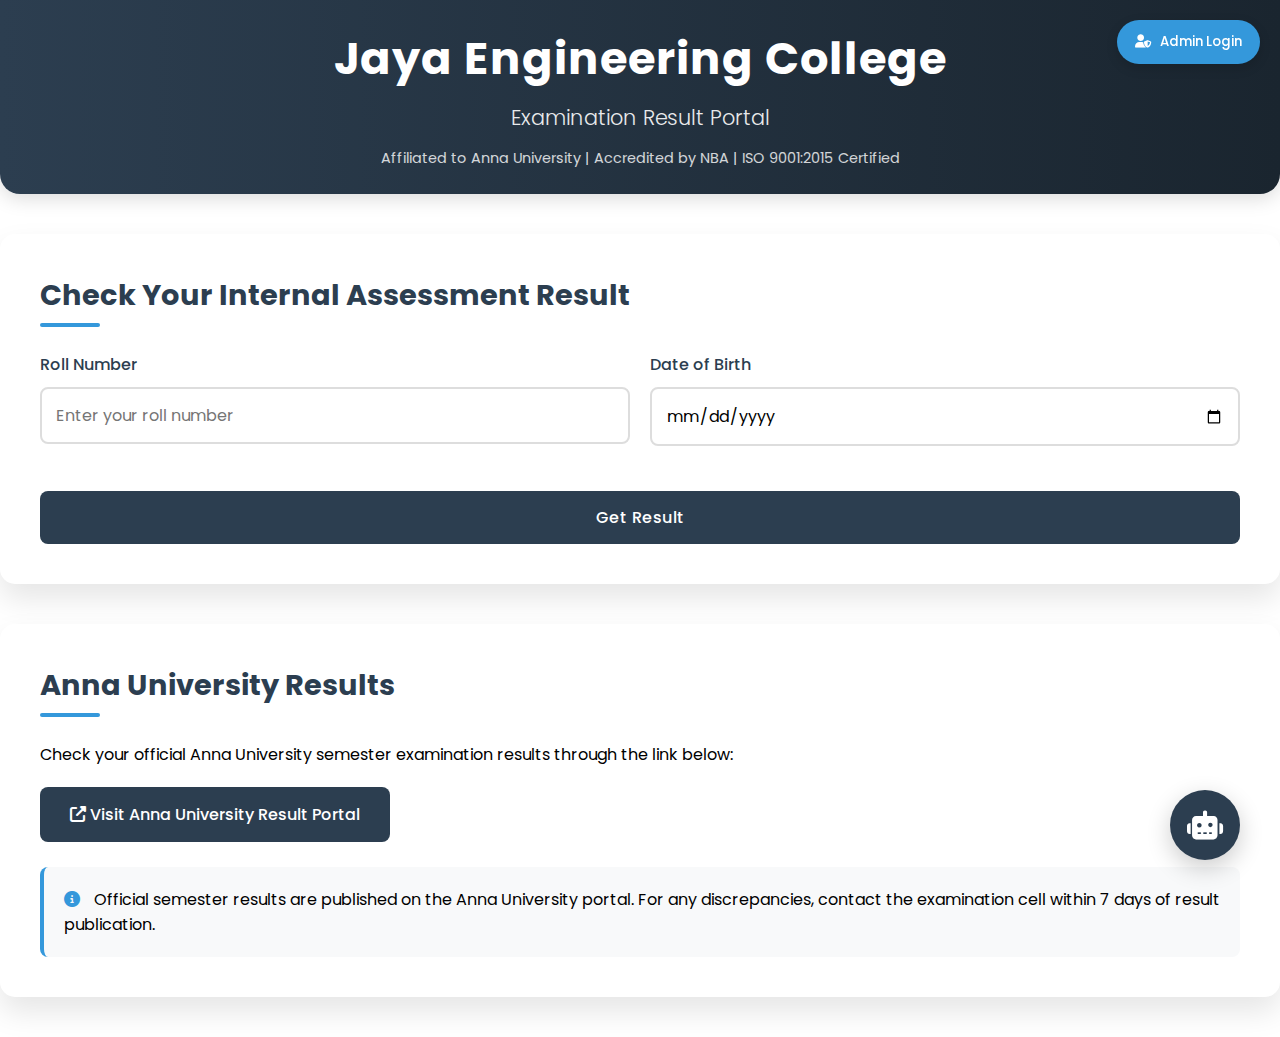
<file: result.html>
<!DOCTYPE html>
<html lang="en">
<head>
    <meta charset="UTF-8">
    <meta name="viewport" content="width=device-width, initial-scale=1.0">
    <title>Jaya Engineering College - Result System</title>
    <link rel="stylesheet" href="https://cdnjs.cloudflare.com/ajax/libs/font-awesome/6.4.0/css/all.min.css">
    <link rel="shortcut icon" href="https://jec.ac.in/wp-content/themes/Jayacollege_2017/images/logo_fav.png" type="image/x-icon">
    <link href="https://fonts.googleapis.com/css2?family=Poppins:wght@300;400;500;600;700&display=swap" rel="stylesheet">
    <link rel="stylesheet" href="result.css">
</head>
<body>
    
    
    <!-- Admin Button -->
    <button class="admin-btn" id="adminBtn">
        <i class="fas fa-user-shield"></i> Admin Login
    </button>
    
    <!-- Admin Login Modal -->
    <div class="modal" id="adminModal">
        <div class="modal-content">
            <div class="modal-header">
                <h3 class="modal-title">Admin Login</h3>
                <button class="close-btn" id="closeModal">&times;</button>
            </div>
            <form id="loginForm">
                <div class="form-group">
                    <label for="username">Username</label>
                    <input type="text" id="username" class="form-control" placeholder="Enter admin username" required>
                </div>
                <div class="form-group">
                    <label for="password">Password</label>
                    <input type="password" id="password" class="form-control" placeholder="Enter password" required>
                </div>
                <button type="submit" class="btn">Login</button>
            </form>
        </div>
    </div>
    
    <!-- Header -->
    <header>
        <div class="container">
            <div class="logo">Jaya Engineering College</div>
            <div class="tagline">Examination Result Portal</div>
            <div class="college-info">Affiliated to Anna University | Accredited by NBA | ISO 9001:2015 Certified</div>
        </div>
    </header>
    
    <div class="container">
        <!-- Admin Panel (Hidden by default) -->
        <div class="admin-panel" id="adminPanel">
            <div class="admin-welcome">
                <h2>Welcome, Admin</h2>
                <p>Manage student results and internal assessments</p>
            </div>
            
            <div class="upload-section">
                <h3 class="section-title">Upload Internal Assessment Results</h3>
                <p>Upload a CSV or Excel file containing student internal assessment marks. File should include: Roll Number, Name, Subject-wise Marks, and Total.</p>
                
                <div class="file-upload" id="fileUpload">
                    <i class="fas fa-file-excel"></i>
                    <input type="file" id="resultFile" accept=".csv,.xlsx,.xls">
                    <label for="resultFile">Choose Result File</label>
                    <div class="file-info" id="fileInfo">No file selected</div>
                </div>
                
                <div class="alert alert-success" id="successAlert">
                    <i class="fas fa-check-circle"></i> Internal assessment results uploaded successfully!
                </div>
                
                <div class="alert alert-danger" id="errorAlert">
                    <i class="fas fa-exclamation-circle"></i> Error uploading file. Please check the format and try again.
                </div>
                
                <button class="btn" id="uploadBtn">Upload Results</button>
            </div>
            
            <div class="manual-entry">
                <h3 class="section-title">Manual Entry</h3>
                <p>Enter student marks manually for internal assessments:</p>
                
                <div class="manual-entry-form">
                    <div class="form-group">
                        <label for="manualRoll">Roll Number</label>
                        <input type="text" id="manualRoll" class="form-control" placeholder="Enter roll number" required>
                    </div>
                    <div class="form-group">
                        <label for="manualName">Student Name</label>
                        <input type="text" id="manualName" class="form-control" placeholder="Enter student name" required>
                    </div>
                </div>
                
                <div class="marks-entry">
                    <h4>Enter Marks</h4>
                    <div class="marks-entry-grid">
                        <div class="form-group">
                            <label for="subject1">Subject 1</label>
                            <input type="number" id="subject1" class="form-control" placeholder="Enter marks" min="0" max="100">
                        </div>
                        <div class="form-group">
                            <label for="subject2">Subject 2</label>
                            <input type="number" id="subject2" class="form-control" placeholder="Enter marks" min="0" max="100">
                        </div>
                        <div class="form-group">
                            <label for="subject3">Subject 3</label>
                            <input type="number" id="subject3" class="form-control" placeholder="Enter marks" min="0" max="100">
                        </div>
                        <div class="form-group">
                            <label for="subject4">Subject 4</label>
                            <input type="number" id="subject4" class="form-control" placeholder="Enter marks" min="0" max="100">
                        </div>
                        <div class="form-group">
                            <label for="subject5">Subject 5</label>
                            <input type="number" id="subject5" class="form-control" placeholder="Enter marks" min="0" max="100">
                        </div>
                        <div class="form-group">
                            <label for="subject6">Subject 6</label>
                            <input type="number" id="subject6" class="form-control" placeholder="Enter marks" min="0" max="100">
                        </div>
                    </div>
                </div>
                
                <button class="btn" id="saveManualBtn">Save Student Marks</button>
                <div class="alert alert-success" id="manualSuccessAlert" style="display: none; margin-top: 20px;">
                    <i class="fas fa-check-circle"></i> Student marks saved successfully!
                </div>
            </div>
        </div>
        
        <!-- Student Search -->
        <section class="student-search">
            <h2 class="section-title">Check Your Internal Assessment Result</h2>
            
            <form class="search-form" id="searchForm">
                <div class="form-group">
                    <label for="rollNumber">Roll Number</label>
                    <input type="text" id="rollNumber" class="form-control" placeholder="Enter your roll number" required>
                </div>
                <div class="form-group">
                    <label for="dob">Date of Birth</label>
                    <input type="date" id="dob" class="form-control" required>
                </div>
                <button type="submit" class="btn">Get Result</button>
            </form>
            
            <div class="preloader" id="preloader">
                <div class="spinner"></div>
            </div>
        </section>
        
        <!-- Result Display -->
        <section class="result-container" id="resultContainer">
            <div class="result-header">
                <h3 class="result-title">Internal Assessment Result</h3>
                <p class="result-subtitle">Jaya Engineering College - Academic Year 2023-2024</p>
            </div>
            
            <div class="student-info">
                <div>
                    <div class="student-name" id="studentName">John Doe</div>
                    <div class="student-detail">Roll Number: <span id="displayRoll">12345</span></div>
                    <div class="student-detail">Date of Birth: <span id="displayDob">01/01/2000</span></div>
                </div>
                <div>
                    <div class="student-detail">Department: <span id="displayDept">Computer Science</span></div>
                    <div class="student-detail">Semester: <span id="displaySem">V</span></div>
                    <div class="student-detail">Academic Year: <span>2023-2024</span></div>
                </div>
            </div>
            
            <table class="marks-table">
                <thead>
                    <tr>
                        <th>Subject Code</th>
                        <th>Subject Name</th>
                        <th>Marks Obtained</th>
                        <th>Max Marks</th>
                    </tr>
                </thead>
                <tbody id="marksTable">
                    <!-- Marks will be inserted here by JavaScript -->
                </tbody>
            </table>
            
            <div class="result-summary">
                <div class="total-marks">Total Marks: <span id="totalMarks">450</span>/600</div>
                <div class="result-status pass" id="resultStatus">Pass</div>
            </div>
        </section>
        
        <!-- Anna University Section -->
        <section class="anna-section">
            <h2 class="section-title">Anna University Results</h2>
            <p>Check your official Anna University semester examination results through the link below:</p>
            
            <a href="https://coe.annauniv.edu/home/" class="anna-link" target="_blank">
                <i class="fas fa-external-link-alt"></i> Visit Anna University Result Portal
            </a>
            
            <div class="anna-info">
                <p><i class="fas fa-info-circle"></i> Official semester results are published on the Anna University portal. For any discrepancies, contact the examination cell within 7 days of result publication.</p>
            </div>
        </section>
    </div>
    
    <!-- Chatbot -->
    <div class="chatbot-container">
        <div class="chatbot-btn" id="chatbotBtn">
            <i class="fas fa-robot"></i>
        </div>
        
        <div class="chatbot-window" id="chatbotWindow">
            <div class="chatbot-header">
                <div class="chatbot-title">JEC Result Assistant</div>
                <button class="chatbot-close" id="chatbotClose">&times;</button>
            </div>
            
            <div class="chatbot-messages" id="chatbotMessages">
                <div class="message bot-message">
                    Hello! I'm your JEC result assistant. How can I help you today?
                </div>
            </div>
            
            <div class="chatbot-input">
                <input type="text" id="chatbotInput" placeholder="Type your question...">
                <button id="chatbotSend"><i class="fas fa-paper-plane"></i></button>
            </div>
        </div>
    </div>
    <script src="/result.js"></script>
</body>
</html>
</file>
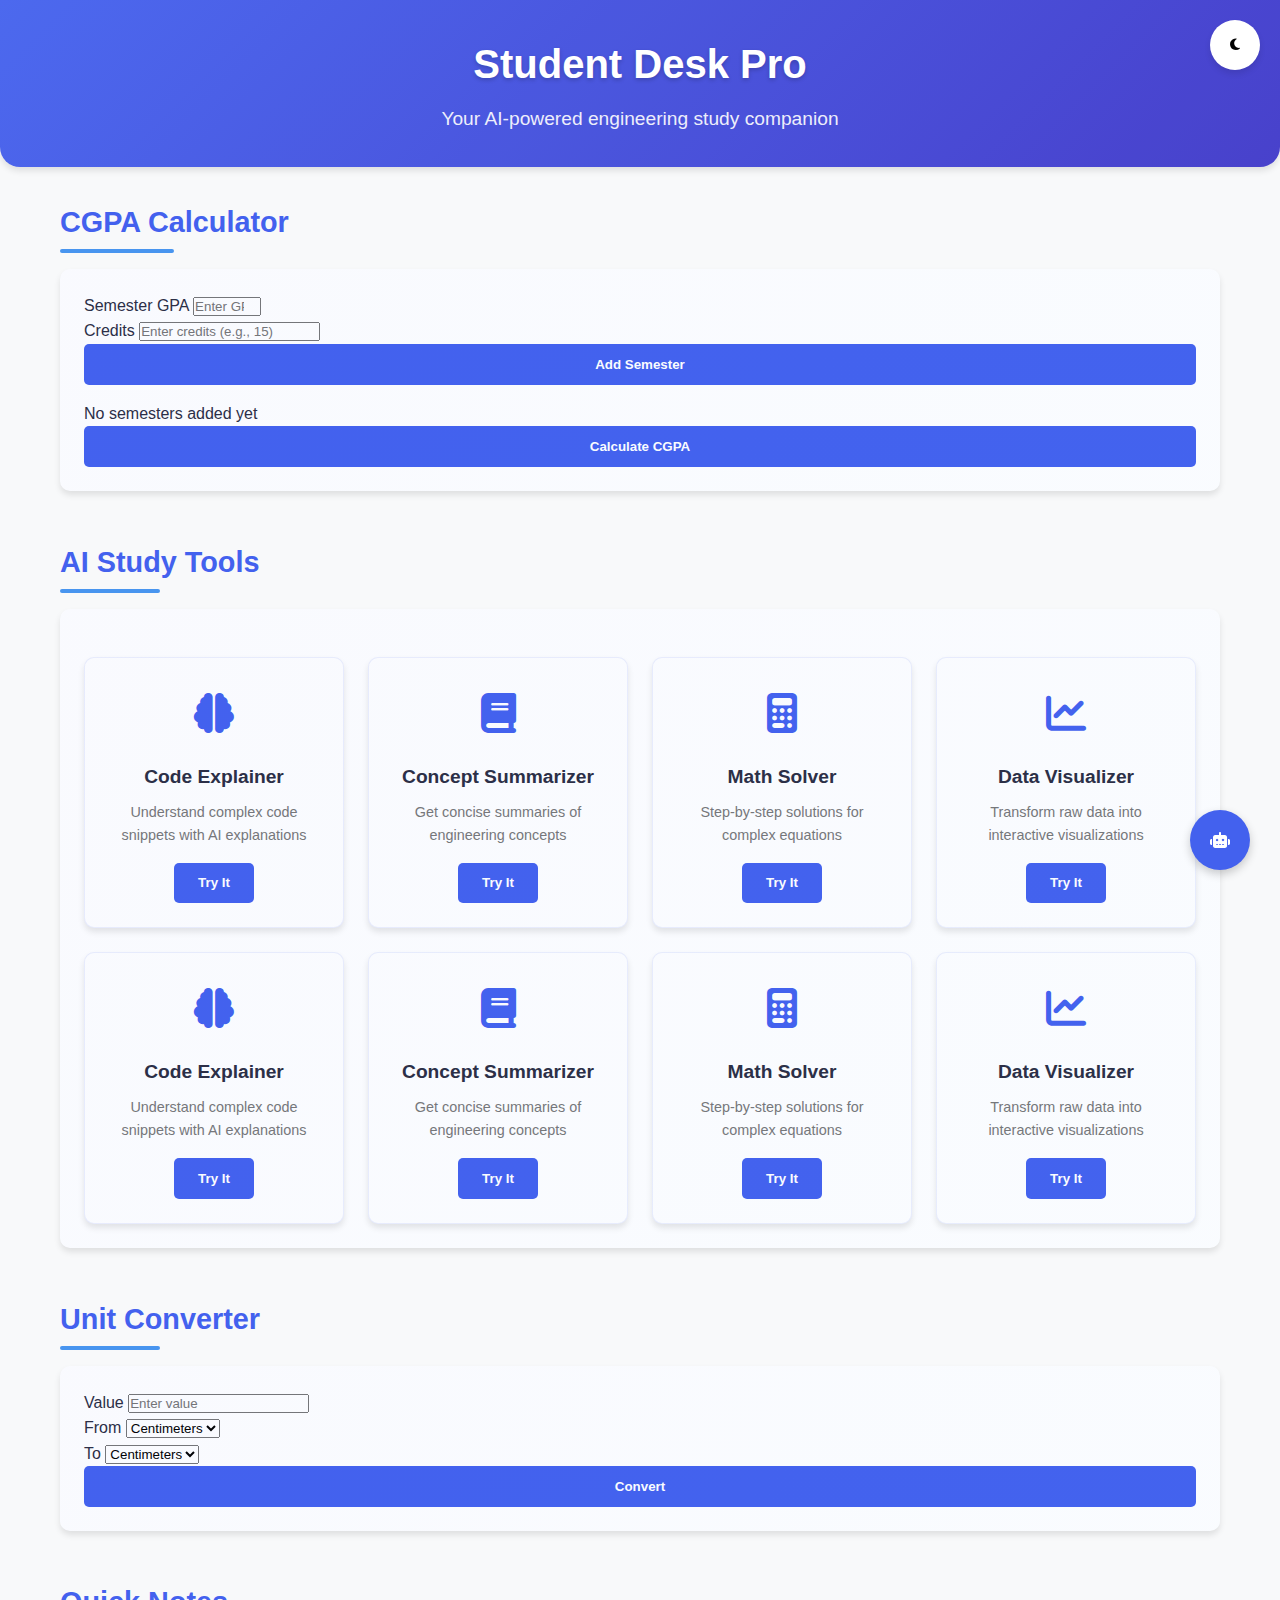
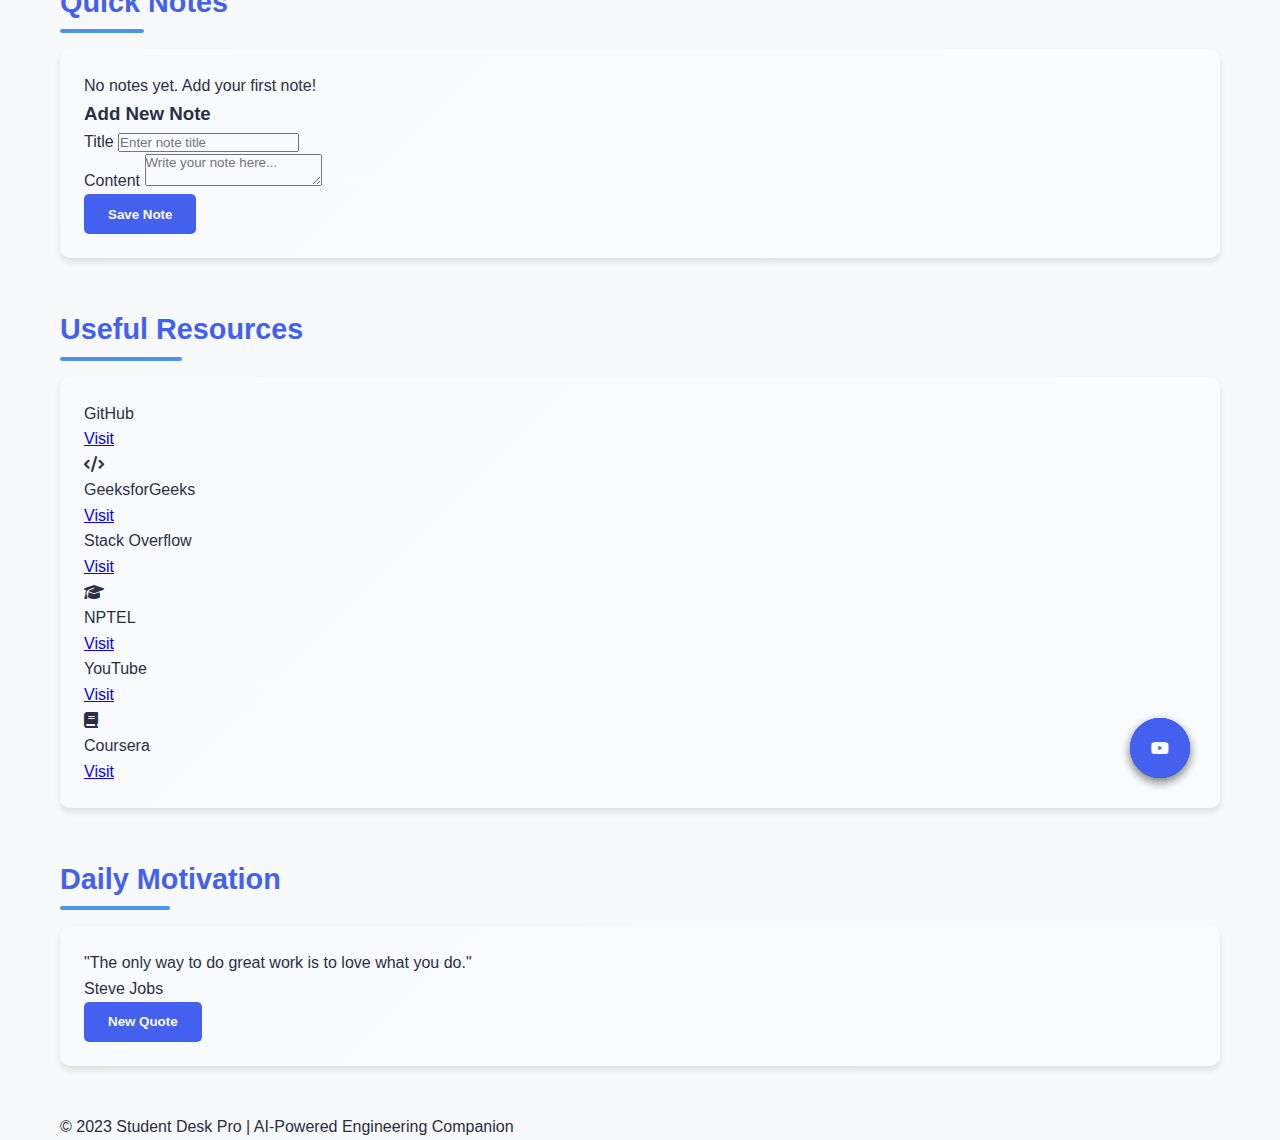
<file: sample.html>
<!DOCTYPE html>
<html lang="en">
<head>
    <meta charset="UTF-8">
    <meta name="viewport" content="width=device-width, initial-scale=1.0">
    <title>Student Desk Pro - Engineering Hub</title>
    <link rel="stylesheet" href="https://cdnjs.cloudflare.com/ajax/libs/font-awesome/6.4.0/css/all.min.css">
    <link rel="stylesheet" href="https://cdnjs.cloudflare.com/ajax/libs/animate.css/4.1.1/animate.min.css">
    <style>
        /* Global Styles */
        :root {
            --primary-color: #4361ee;
            --secondary-color: #3f37c9;
            --accent-color: #4895ef;
            --text-color: #2b2d42;
            --bg-color: #f8f9fa;
            --card-color: #ffffff;
            --shadow: 0 4px 6px rgba(0, 0, 0, 0.1);
            --transition: all 0.3s ease;
        }

        .dark-mode {
            --primary-color: #4895ef;
            --secondary-color: #4361ee;
            --accent-color: #3f37c9;
            --text-color: #f8f9fa;
            --bg-color: #121212;
            --card-color: #1e1e1e;
            --shadow: 0 4px 6px rgba(0, 0, 0, 0.3);
        }

        * {
            margin: 0;
            padding: 0;
            box-sizing: border-box;
            font-family: 'Segoe UI', Tahoma, Geneva, Verdana, sans-serif;
        }

        body {
            background-color: var(--bg-color);
            color: var(--text-color);
            line-height: 1.6;
            transition: var(--transition);
            overflow-x: hidden;
        }

        .container {
            max-width: 1200px;
            margin: 0 auto;
            padding: 0 20px;
        }

        /* Header Styles */
        header {
            padding: 2rem 0;
            text-align: center;
            background: linear-gradient(135deg, var(--primary-color), var(--secondary-color));
            color: white;
            border-radius: 0 0 20px 20px;
            margin-bottom: 2rem;
            box-shadow: var(--shadow);
            position: relative;
            overflow: hidden;
        }

        header::before {
            content: '';
            position: absolute;
            top: 0;
            left: 0;
            width: 100%;
            height: 100%;
            background: url('data:image/svg+xml;utf8,<svg xmlns="http://www.w3.org/2000/svg" viewBox="0 0 100 100" preserveAspectRatio="none"><path fill="rgba(255,255,255,0.05)" d="M0,0 L100,0 L100,100 L0,100 Z" /></svg>');
            background-size: cover;
            animation: pulse 15s infinite alternate;
        }

        @keyframes pulse {
            0% { transform: scale(1); }
            100% { transform: scale(1.05); }
        }

        header h1 {
            font-size: 2.5rem;
            margin-bottom: 0.5rem;
            animation: fadeIn 1s ease;
            position: relative;
            text-shadow: 0 2px 4px rgba(0,0,0,0.2);
        }

        header p {
            font-size: 1.2rem;
            opacity: 0.9;
            animation: fadeIn 1.5s ease;
            position: relative;
        }

        /* Theme Toggle */
        .theme-toggle {
            position: fixed;
            top: 20px;
            right: 20px;
            background: var(--card-color);
            border: none;
            width: 50px;
            height: 50px;
            border-radius: 50%;
            display: flex;
            align-items: center;
            justify-content: center;
            cursor: pointer;
            box-shadow: var(--shadow);
            z-index: 100;
            transition: var(--transition);
        }

        .theme-toggle:hover {
            transform: scale(1.1) rotate(15deg);
        }

        /* Floating Action Button */
        .fab {
            position: fixed;
            bottom: 30px;
            right: 30px;
            width: 60px;
            height: 60px;
            background-color: var(--primary-color);
            color: white;
            border-radius: 50%;
            display: flex;
            align-items: center;
            justify-content: center;
            cursor: pointer;
            box-shadow: 0 4px 10px rgba(0, 0, 0, 0.2);
            z-index: 90;
            transition: var(--transition);
            animation: bounce 2s infinite;
        }

        .fab:hover {
            transform: scale(1.1);
            background-color: var(--secondary-color);
        }

        @keyframes bounce {
            0%, 100% { transform: translateY(0); }
            50% { transform: translateY(-10px); }
        }

        /* Section Styles */
        section {
            margin-bottom: 3rem;
            opacity: 0;
            transform: translateY(20px);
            transition: opacity 0.6s ease, transform 0.6s ease;
        }

        section.visible {
            opacity: 1;
            transform: translateY(0);
        }

        .section-title {
            font-size: 1.8rem;
            margin-bottom: 1.5rem;
            color: var(--primary-color);
            position: relative;
            display: inline-block;
        }

        .section-title::after {
            content: '';
            position: absolute;
            bottom: -8px;
            left: 0;
            width: 50%;
            height: 4px;
            background-color: var(--accent-color);
            border-radius: 2px;
            transition: var(--transition);
        }

        .section-title:hover::after {
            width: 100%;
        }

        /* Card Styles */
        .card {
            background-color: var(--card-color);
            border-radius: 10px;
            padding: 1.5rem;
            box-shadow: var(--shadow);
            margin-bottom: 2rem;
            transition: var(--transition);
            position: relative;
            overflow: hidden;
        }

        .card::after {
            content: '';
            position: absolute;
            top: 0;
            left: 0;
            width: 100%;
            height: 100%;
            background: linear-gradient(135deg, rgba(67, 97, 238, 0.03), rgba(72, 149, 239, 0.03));
            pointer-events: none;
        }

        .card:hover {
            transform: translateY(-5px);
            box-shadow: 0 10px 20px rgba(0, 0, 0, 0.15);
        }

        /* CGPA Calculator */
        .cgpa-calculator .input-group {
            margin-bottom: 1rem;
        }

        .cgpa-calculator label {
            display: block;
            margin-bottom: 0.5rem;
            font-weight: 600;
        }

        .cgpa-calculator input, 
        .cgpa-calculator select {
            width: 100%;
            padding: 0.8rem;
            border: 1px solid #ddd;
            border-radius: 5px;
            background-color: var(--card-color);
            color: var(--text-color);
            transition: var(--transition);
        }

        .cgpa-calculator input:focus, 
        .cgpa-calculator select:focus {
            outline: none;
            border-color: var(--primary-color);
            box-shadow: 0 0 0 2px rgba(67, 97, 238, 0.2);
        }

        .btn {
            background-color: var(--primary-color);
            color: white;
            border: none;
            padding: 0.8rem 1.5rem;
            border-radius: 5px;
            cursor: pointer;
            font-weight: 600;
            transition: var(--transition);
            display: inline-block;
            position: relative;
            overflow: hidden;
        }

        .btn::after {
            content: '';
            position: absolute;
            top: 50%;
            left: 50%;
            width: 5px;
            height: 5px;
            background: rgba(255, 255, 255, 0.5);
            opacity: 0;
            border-radius: 100%;
            transform: scale(1, 1) translate(-50%);
            transform-origin: 50% 50%;
        }

        .btn:focus:not(:active)::after {
            animation: ripple 0.6s ease-out;
        }

        @keyframes ripple {
            0% {
                transform: scale(0, 0);
                opacity: 0.5;
            }
            100% {
                transform: scale(20, 20);
                opacity: 0;
            }
        }

        .btn:hover {
            background-color: var(--secondary-color);
            transform: translateY(-2px);
            box-shadow: 0 5px 10px rgba(0, 0, 0, 0.1);
        }

        .btn-block {
            display: block;
            width: 100%;
        }

        .result {
            margin-top: 1.5rem;
            padding: 1rem;
            background-color: rgba(72, 149, 239, 0.1);
            border-radius: 5px;
            text-align: center;
            font-size: 1.2rem;
            display: none;
            animation: fadeIn 0.5s ease;
        }

        .result.show {
            display: block;
        }

        .semester-list {
            margin-top: 1rem;
        }

        .semester-item {
            display: flex;
            justify-content: space-between;
            padding: 0.8rem;
            background-color: rgba(67, 97, 238, 0.05);
            border-radius: 5px;
            margin-bottom: 0.5rem;
            transition: var(--transition);
        }

        .semester-item:hover {
            background-color: rgba(67, 97, 238, 0.1);
        }

        /* AI Tools Section */
        .ai-tools-grid {
            display: grid;
            grid-template-columns: repeat(auto-fill, minmax(250px, 1fr));
            gap: 1.5rem;
            margin-top: 1.5rem;
        }

        .ai-tool-card {
            background-color: var(--card-color);
            border-radius: 10px;
            padding: 1.5rem;
            box-shadow: var(--shadow);
            transition: var(--transition);
            text-align: center;
            border: 1px solid rgba(67, 97, 238, 0.1);
        }

        .ai-tool-card:hover {
            transform: translateY(-5px);
            box-shadow: 0 10px 20px rgba(0, 0, 0, 0.1);
            border-color: var(--primary-color);
        }

        .ai-tool-icon {
            font-size: 2.5rem;
            margin-bottom: 1rem;
            color: var(--primary-color);
        }

        .ai-tool-title {
            font-size: 1.2rem;
            margin-bottom: 0.5rem;
            font-weight: 600;
        }

        .ai-tool-desc {
            font-size: 0.9rem;
            color: #777;
            margin-bottom: 1rem;
        }

        /* Chatbot Styles */
        .chatbot-container {
            position: fixed;
            bottom: 100px;
            right: 30px;
            width: 350px;
            background-color: var(--card-color);
            border-radius: 15px;
            box-shadow: 0 5px 25px rgba(0, 0, 0, 0.2);
            z-index: 1000;
            transform: translateY(20px);
            opacity: 0;
            transition: all 0.3s ease;
            overflow: hidden;
            display: none;
        }

        .chatbot-container.visible {
            transform: translateY(0);
            opacity: 1;
            display: block;
        }

        .chatbot-header {
            background: linear-gradient(135deg, var(--primary-color), var(--secondary-color));
            color: white;
            padding: 1rem;
            display: flex;
            justify-content: space-between;
            align-items: center;
            cursor: pointer;
        }

        .chatbot-title {
            font-weight: 600;
            display: flex;
            align-items: center;
            gap: 0.5rem;
        }

        .chatbot-close {
            background: none;
            border: none;
            color: white;
            font-size: 1.2rem;
            cursor: pointer;
        }

        .chatbot-messages {
            height: 300px;
            overflow-y: auto;
            padding: 1rem;
            background-color: var(--bg-color);
        }

        .message {
            margin-bottom: 1rem;
            max-width: 80%;
            padding: 0.8rem 1rem;
            border-radius: 15px;
            line-height: 1.4;
            position: relative;
            animation: fadeInUp 0.3s ease;
        }

        .bot-message {
            background-color: var(--primary-color);
            color: white;
            border-bottom-left-radius: 5px;
            align-self: flex-start;
            margin-right: auto;
        }

        .user-message {
            background-color: #e9ecef;
            color: var(--text-color);
            border-bottom-right-radius: 5px;
            align-self: flex-end;
            margin-left: auto;
        }

        .chatbot-input {
            display: flex;
            padding: 1rem;
            border-top: 1px solid #eee;
            background-color: var(--card-color);
        }

        .chatbot-input input {
            flex: 1;
            padding: 0.8rem;
            border: 1px solid #ddd;
            border-radius: 25px;
            margin-right: 0.5rem;
            background-color: var(--bg-color);
            color: var(--text-color);
        }

        .chatbot-send {
            background-color: var(--primary-color);
            color: white;
            border: none;
            width: 40px;
            height: 40px;
            border-radius: 50%;
            display: flex;
            align-items: center;
            justify-content: center;
            cursor: pointer;
            transition: var(--transition);
        }

        .chatbot-send:hover {
            background-color: var(--secondary-color);
            transform: rotate(10deg);
        }

        /* Typing indicator */
        .typing {
            display: inline-block;
            position: relative;
        }

        .typing-dot {
            display: inline-block;
            width: 8px;
            height: 8px;
            border-radius: 50%;
            background-color: white;
            margin-right: 3px;
            animation: typingAnimation 1.4s infinite ease-in-out;
        }

        .typing-dot:nth-child(1) {
            animation-delay: 0s;
        }

        .typing-dot:nth-child(2) {
            animation-delay: 0.2s;
        }

        .typing-dot:nth-child(3) {
            animation-delay: 0.4s;
            margin-right: 0;
        }

        @keyframes typingAnimation {
            0%, 60%, 100% { transform: translateY(0); }
            30% { transform: translateY(-5px); }
        }

        /* Responsive Design */
        @media (max-width: 768px) {
            header h1 {
                font-size: 2rem;
            }

            header p {
                font-size: 1rem;
            }

            .chatbot-container {
                width: 90%;
                right: 5%;
                bottom: 80px;
            }

            .ai-tools-grid {
                grid-template-columns: 1fr;
            }
        }

        @media (max-width: 480px) {
            .fab {
                width: 50px;
                height: 50px;
                bottom: 20px;
                right: 20px;
            }

            .chatbot-messages {
                height: 250px;
            }
        }
    </style>
</head>
<body>
    <!-- Theme Toggle Button -->
    <button class="theme-toggle" id="themeToggle">
        <i class="fas fa-moon"></i>
    </button>

    <!-- Floating Action Button -->
    <div class="fab" id="chatbotFab">
        <i class="fas fa-robot"></i>
    </div>

    <!-- Chatbot Container -->
    <div class="chatbot-container" id="chatbotContainer">
        <div class="chatbot-header" id="chatbotHeader">
            <div class="chatbot-title">
                <i class="fas fa-robot"></i>
                <span>Study Assistant</span>
            </div>
            <button class="chatbot-close" id="chatbotClose">
                <i class="fas fa-times"></i>
            </button>
        </div>
        <div class="chatbot-messages" id="chatbotMessages">
            <div class="message bot-message">
                Hi there! I'm your study assistant. How can I help you today?
            </div>
        </div>
        <div class="chatbot-input">
            <input type="text" id="chatbotInput" placeholder="Ask me anything...">
            <button class="chatbot-send" id="chatbotSend">
                <i class="fas fa-paper-plane"></i>
            </button>
        </div>
    </div>

    <!-- Header Section -->
    <header>
        <div class="container">
            <h1>Student Desk Pro</h1>
            <p>Your AI-powered engineering study companion</p>
        </div>
    </header>

    <main class="container">
        <!-- CGPA Calculator Section -->
        <section id="cgpaSection">
            <h2 class="section-title">CGPA Calculator</h2>
            <div class="card">
                <div class="input-group">
                    <label for="semesterGPA">Semester GPA</label>
                    <input type="number" id="semesterGPA" step="0.01" min="0" max="4" placeholder="Enter GPA (e.g., 3.75)">
                </div>
                <div class="input-group">
                    <label for="semesterCredits">Credits</label>
                    <input type="number" id="semesterCredits" min="1" placeholder="Enter credits (e.g., 15)">
                </div>
                <button class="btn btn-block" id="addSemester">Add Semester</button>
                
                <div class="semester-list" id="semesterList"></div>
                
                <button class="btn btn-block" id="calculateCGPA">Calculate CGPA</button>
                
                <div class="result" id="cgpaResult"></div>
            </div>
        </section>

        <!-- AI Tools Section -->
        <section id="aiToolsSection">
            <h2 class="section-title">AI Study Tools</h2>
            <div class="card">
                <div class="ai-tools-grid">
                    <div class="ai-tool-card">
                        <div class="ai-tool-icon">
                            <i class="fas fa-brain"></i>
                        </div>
                        <h3 class="ai-tool-title">Code Explainer</h3>
                        <p class="ai-tool-desc">Understand complex code snippets with AI explanations</p>
                        <button class="btn">Try It</button>
                    </div>
                    <div class="ai-tool-card">
                        <div class="ai-tool-icon">
                            <i class="fas fa-book"></i>
                        </div>
                        <h3 class="ai-tool-title">Concept Summarizer</h3>
                        <p class="ai-tool-desc">Get concise summaries of engineering concepts</p>
                        <button class="btn">Try It</button>
                    </div>
                    <div class="ai-tool-card">
                        <div class="ai-tool-icon">
                            <i class="fas fa-calculator"></i>
                        </div>
                        <h3 class="ai-tool-title">Math Solver</h3>
                        <p class="ai-tool-desc">Step-by-step solutions for complex equations</p>
                        <button class="btn">Try It</button>
                    </div>
                    <div class="ai-tool-card">
                        <div class="ai-tool-icon">
                            <i class="fas fa-chart-line"></i>
                        </div>
                        <h3 class="ai-tool-title">Data Visualizer</h3>
                        <p class="ai-tool-desc">Transform raw data into interactive visualizations</p>
                        <button class="btn">Try It</button>
                    </div>
                </div>
            </div>
        </section>

        <!-- Unit Converter Section -->
        <section id="unitConverterSection">
            <h2 class="section-title">Unit Converter</h2>
            <div class="card">
                <div class="converter">
                    <div class="converter-row">
                        <div class="converter-input">
                            <label for="converterValue">Value</label>
                            <input type="number" id="converterValue" placeholder="Enter value">
                        </div>
                        <div class="converter-input">
                            <label for="converterFrom">From</label>
                            <select id="converterFrom">
                                <option value="cm">Centimeters</option>
                                <option value="m">Meters</option>
                                <option value="km">Kilometers</option>
                                <option value="in">Inches</option>
                                <option value="ft">Feet</option>
                                <option value="mi">Miles</option>
                                <option value="°C">Celsius</option>
                                <option value="°F">Fahrenheit</option>
                                <option value="K">Kelvin</option>
                                <option value="g">Grams</option>
                                <option value="kg">Kilograms</option>
                                <option value="lb">Pounds</option>
                            </select>
                        </div>
                        <div class="converter-input">
                            <label for="converterTo">To</label>
                            <select id="converterTo">
                                <option value="cm">Centimeters</option>
                                <option value="m">Meters</option>
                                <option value="km">Kilometers</option>
                                <option value="in">Inches</option>
                                <option value="ft">Feet</option>
                                <option value="mi">Miles</option>
                                <option value="°C">Celsius</option>
                                <option value="°F">Fahrenheit</option>
                                <option value="K">Kelvin</option>
                                <option value="g">Grams</option>
                                <option value="kg">Kilograms</option>
                                <option value="lb">Pounds</option>
                            </select>
                        </div>
                    </div>
                    <button class="btn btn-block" id="convertBtn">Convert</button>
                    <div class="result" id="converterResult"></div>
                </div>
            </div>
        </section>

        <!-- Notes Section -->
        <section id="notesSection">
            <h2 class="section-title">Quick Notes</h2>
            <div class="card">
                <div class="notes-container" id="notesContainer"></div>
                
                <div class="add-note-form">
                    <h3>Add New Note</h3>
                    <div class="form-group">
                        <label for="noteTitle">Title</label>
                        <input type="text" id="noteTitle" placeholder="Enter note title">
                    </div>
                    <div class="form-group">
                        <label for="noteContent">Content</label>
                        <textarea id="noteContent" placeholder="Write your note here..."></textarea>
                    </div>
                    <button class="btn" id="saveNote">Save Note</button>
                </div>
            </div>
        </section>

        <!-- Resources Section -->
        <section id="resourcesSection">
            <h2 class="section-title">Useful Resources</h2>
            <div class="card">
                <div class="resources-grid">
                    <div class="resource-card">
                        <div class="resource-icon"><i class="fab fa-github"></i></div>
                        <div class="resource-name">GitHub</div>
                        <a href="https://github.com" class="resource-link" target="_blank">Visit</a>
                    </div>
                    <div class="resource-card">
                        <div class="resource-icon"><i class="fas fa-code"></i></div>
                        <div class="resource-name">GeeksforGeeks</div>
                        <a href="https://geeksforgeeks.org" class="resource-link" target="_blank">Visit</a>
                    </div>
                    <div class="resource-card">
                        <div class="resource-icon"><i class="fab fa-stack-overflow"></i></div>
                        <div class="resource-name">Stack Overflow</div>
                        <a href="https://stackoverflow.com" class="resource-link" target="_blank">Visit</a>
                    </div>
                    <div class="resource-card">
                        <div class="resource-icon"><i class="fas fa-graduation-cap"></i></div>
                        <div class="resource-name">NPTEL</div>
                        <a href="https://nptel.ac.in" class="resource-link" target="_blank">Visit</a>
                    </div>
                    <div class="resource-card">
                        <div class="resource-icon"><i class="fab fa-youtube"></i></div>
                        <div class="resource-name">YouTube</div>
                        <a href="https://youtube.com" class="resource-link" target="_blank">Visit</a>
                    </div>
                    <div class="resource-card">
                        <div class="resource-icon"><i class="fas fa-book"></i></div>
                        <div class="resource-name">Coursera</div>
                        <a href="https://coursera.org" class="resource-link" target="_blank">Visit</a>
                    </div>
                </div>
            </div>
        </section>

        <!-- Motivational Quote Section -->
        <section id="motivationSection">
            <h2 class="section-title">Daily Motivation</h2>
            <div class="card">
                <div class="quote-container" id="quoteContainer">
                    <div class="quote-text" id="quoteText">Loading motivational quote...</div>
                    <div class="quote-author" id="quoteAuthor"></div>
                    <button class="btn refresh-quote" id="refreshQuote">New Quote</button>
                </div>
            </div>
        </section>
    </main>

    <footer>
        <div class="container">
            <p>© 2023 Student Desk Pro | AI-Powered Engineering Companion</p>
        </div>
    </footer>

    <script>
        // Theme Toggle Functionality
        const themeToggle = document.getElementById('themeToggle');
        const body = document.body;
        const icon = themeToggle.querySelector('i');

        // Check for saved theme preference or use preferred color scheme
        const savedTheme = localStorage.getItem('theme') || 
                          (window.matchMedia('(prefers-color-scheme: dark)').matches ? 'dark' : 'light');

        // Apply the saved theme
        if (savedTheme === 'dark') {
            body.classList.add('dark-mode');
            icon.classList.remove('fa-moon');
            icon.classList.add('fa-sun');
        }

        // Toggle theme on button click
        themeToggle.addEventListener('click', () => {
            body.classList.toggle('dark-mode');
            
            if (body.classList.contains('dark-mode')) {
                icon.classList.remove('fa-moon');
                icon.classList.add('fa-sun');
                localStorage.setItem('theme', 'dark');
            } else {
                icon.classList.remove('fa-sun');
                icon.classList.add('fa-moon');
                localStorage.setItem('theme', 'light');
            }
        });

        // Scroll Animation for Sections
        const sections = document.querySelectorAll('section');
        
        const observer = new IntersectionObserver((entries) => {
            entries.forEach(entry => {
                if (entry.isIntersecting) {
                    entry.target.classList.add('visible');
                }
            });
        }, { threshold: 0.1 });

        sections.forEach(section => {
            observer.observe(section);
        });

        // Chatbot Functionality
        const chatbotFab = document.getElementById('chatbotFab');
        const chatbotContainer = document.getElementById('chatbotContainer');
        const chatbotClose = document.getElementById('chatbotClose');
        const chatbotMessages = document.getElementById('chatbotMessages');
        const chatbotInput = document.getElementById('chatbotInput');
        const chatbotSend = document.getElementById('chatbotSend');
        const chatbotHeader = document.getElementById('chatbotHeader');

        let chatbotOpen = false;

        // Toggle chatbot visibility
        function toggleChatbot() {
            chatbotOpen = !chatbotOpen;
            if (chatbotOpen) {
                chatbotContainer.classList.add('visible');
                chatbotInput.focus();
            } else {
                chatbotContainer.classList.remove('visible');
            }
        }

        chatbotFab.addEventListener('click', toggleChatbot);
        chatbotClose.addEventListener('click', toggleChatbot);
        chatbotHeader.addEventListener('click', toggleChatbot);

        // Add message to chat
        function addMessage(text, isUser = false) {
            const messageDiv = document.createElement('div');
            messageDiv.className = `message ${isUser ? 'user-message' : 'bot-message'}`;
            messageDiv.textContent = text;
            chatbotMessages.appendChild(messageDiv);
            chatbotMessages.scrollTop = chatbotMessages.scrollHeight;
        }

        // Simulate typing indicator
        function showTypingIndicator() {
            const typingDiv = document.createElement('div');
            typingDiv.className = 'message bot-message';
            typingDiv.innerHTML = `
                <div class="typing">
                    <div class="typing-dot"></div>
                    <div class="typing-dot"></div>
                    <div class="typing-dot"></div>
                </div>
            `;
            chatbotMessages.appendChild(typingDiv);
            chatbotMessages.scrollTop = chatbotMessages.scrollHeight;
            return typingDiv;
        }

        // Remove typing indicator
        function removeTypingIndicator(typingDiv) {
            typingDiv.remove();
        }

        // Chatbot responses
        const botResponses = [
            {
                keywords: ['hello', 'hi', 'hey'],
                response: 'Hello! How can I help you with your studies today?'
            },
            {
                keywords: ['cgpa', 'gpa', 'grade'],
                response: 'You can use the CGPA calculator tool above to calculate your cumulative GPA. Just add your semester GPAs and credits!'
            },
            {
                keywords: ['note', 'notes'],
                response: 'The notes section lets you save and organize your study notes. They\'re saved in your browser so you can access them anytime!'
            },
            {
                keywords: ['convert', 'converter', 'unit'],
                response: 'The unit converter can help you convert between different measurement units for length, temperature, and weight.'
            },
            {
                keywords: ['resource', 'website', 'reference'],
                response: 'Check out the resources section for quick links to helpful engineering websites like GitHub and Stack Overflow.'
            },
            {
                keywords: ['ai', 'tool', 'tools'],
                response: 'The AI tools section includes several helpful tools like code explanation, concept summarization, and math solving.'
            },
            {
                keywords: ['thank', 'thanks'],
                response: 'You\'re welcome! Happy studying! 😊'
            },
            {
                keywords: ['bye', 'goodbye'],
                response: 'Goodbye! Come back if you need more study help!'
            }
        ];

        // Default response if no keywords match
        const defaultResponse = "I'm not sure I understand. I can help with CGPA calculations, unit conversions, note-taking, and more. Try asking about one of these topics!";

        // Process user input
        function processUserInput() {
            const userText = chatbotInput.value.trim();
            if (!userText) return;

            addMessage(userText, true);
            chatbotInput.value = '';

            // Show typing indicator
            const typingIndicator = showTypingIndicator();

            // Simulate thinking delay
            setTimeout(() => {
                removeTypingIndicator(typingIndicator);

                // Find matching response
                const lowerText = userText.toLowerCase();
                let response = defaultResponse;

                for (const item of botResponses) {
                    if (item.keywords.some(keyword => lowerText.includes(keyword))) {
                        response = item.response;
                        break;
                    }
                }

                addMessage(response);
            }, 1000 + Math.random() * 1000); // Random delay between 1-2 seconds
        }

        // Send message on button click or Enter key
        chatbotSend.addEventListener('click', processUserInput);
        chatbotInput.addEventListener('keypress', (e) => {
            if (e.key === 'Enter') {
                processUserInput();
            }
        });

        // Initialize with welcome message
        addMessage("Hi there! I'm your study assistant. I can help you with CGPA calculations, unit conversions, note-taking, and more. Try asking me something!");

        // CGPA Calculator Functionality
        const semesters = [];
        const addSemesterBtn = document.getElementById('addSemester');
        const calculateCGPABtn = document.getElementById('calculateCGPA');
        const semesterList = document.getElementById('semesterList');
        const cgpaResult = document.getElementById('cgpaResult');

        addSemesterBtn.addEventListener('click', () => {
            const gpa = parseFloat(document.getElementById('semesterGPA').value);
            const credits = parseInt(document.getElementById('semesterCredits').value);
            
            if (isNaN(gpa) || isNaN(credits)) {
                alert('Please enter valid GPA and credits');
                return;
            }
            
            if (gpa < 0 || gpa > 4) {
                alert('GPA must be between 0 and 4');
                return;
            }
            
            if (credits <= 0) {
                alert('Credits must be greater than 0');
                return;
            }
            
            semesters.push({ gpa, credits });
            updateSemesterList();
            
            // Clear inputs
            document.getElementById('semesterGPA').value = '';
            document.getElementById('semesterCredits').value = '';
        });

        function updateSemesterList() {
            semesterList.innerHTML = '';
            
            if (semesters.length === 0) {
                semesterList.innerHTML = '<p>No semesters added yet</p>';
                return;
            }
            
            semesters.forEach((sem, index) => {
                const semItem = document.createElement('div');
                semItem.className = 'semester-item';
                semItem.innerHTML = `
                    <span>Semester ${index + 1}: GPA ${sem.gpa.toFixed(2)}, Credits ${sem.credits}</span>
                    <button class="delete-semester" data-index="${index}"><i class="fas fa-trash"></i></button>
                `;
                semesterList.appendChild(semItem);
            });
            
            // Add event listeners to delete buttons
            document.querySelectorAll('.delete-semester').forEach(btn => {
                btn.addEventListener('click', (e) => {
                    const index = parseInt(e.target.closest('button').dataset.index);
                    semesters.splice(index, 1);
                    updateSemesterList();
                });
            });
        }

        calculateCGPABtn.addEventListener('click', () => {
            if (semesters.length === 0) {
                alert('Please add at least one semester');
                return;
            }
            
            let totalCredits = 0;
            let totalGradePoints = 0;
            
            semesters.forEach(sem => {
                totalGradePoints += sem.gpa * sem.credits;
                totalCredits += sem.credits;
            });
            
            const cgpa = totalGradePoints / totalCredits;
            
            cgpaResult.innerHTML = `
                <p>Your CGPA is: <strong>${cgpa.toFixed(2)}</strong></p>
                <p>Total Credits: ${totalCredits}</p>
            `;
            cgpaResult.classList.add('show');
        });

        // Unit Converter Functionality
        const convertBtn = document.getElementById('convertBtn');
        const converterResult = document.getElementById('converterResult');

        convertBtn.addEventListener('click', () => {
            const value = parseFloat(document.getElementById('converterValue').value);
            const fromUnit = document.getElementById('converterFrom').value;
            const toUnit = document.getElementById('converterTo').value;
            
            if (isNaN(value)) {
                alert('Please enter a valid number');
                return;
            }
            
            let result;
            
            // Length conversions
            if (['cm', 'm', 'km', 'in', 'ft', 'mi'].includes(fromUnit) && 
                ['cm', 'm', 'km', 'in', 'ft', 'mi'].includes(toUnit)) {
                result = convertLength(value, fromUnit, toUnit);
            }
            // Temperature conversions
            else if (['°C', '°F', 'K'].includes(fromUnit) && 
                     ['°C', '°F', 'K'].includes(toUnit)) {
                result = convertTemperature(value, fromUnit, toUnit);
            }
            // Weight conversions
            else if (['g', 'kg', 'lb'].includes(fromUnit) && 
                     ['g', 'kg', 'lb'].includes(toUnit)) {
                result = convertWeight(value, fromUnit, toUnit);
            }
            else {
                alert('Cannot convert between different measurement types');
                return;
            }
            
            converterResult.innerHTML = `
                <p>${value} ${fromUnit} = <strong>${result.toFixed(4)} ${toUnit}</strong></p>
            `;
            converterResult.classList.add('show');
        });

        function convertLength(value, fromUnit, toUnit) {
            // Convert to meters first
            let meters;
            switch (fromUnit) {
                case 'cm': meters = value / 100; break;
                case 'm': meters = value; break;
                case 'km': meters = value * 1000; break;
                case 'in': meters = value * 0.0254; break;
                case 'ft': meters = value * 0.3048; break;
                case 'mi': meters = value * 1609.344; break;
            }
            
            // Convert from meters to target unit
            switch (toUnit) {
                case 'cm': return meters * 100;
                case 'm': return meters;
                case 'km': return meters / 1000;
                case 'in': return meters / 0.0254;
                case 'ft': return meters / 0.3048;
                case 'mi': return meters / 1609.344;
            }
        }

        function convertTemperature(value, fromUnit, toUnit) {
            // Convert to Celsius first
            let celsius;
            switch (fromUnit) {
                case '°C': celsius = value; break;
                case '°F': celsius = (value - 32) * 5/9; break;
                case 'K': celsius = value - 273.15; break;
            }
            
            // Convert from Celsius to target unit
            switch (toUnit) {
                case '°C': return celsius;
                case '°F': return (celsius * 9/5) + 32;
                case 'K': return celsius + 273.15;
            }
        }

        function convertWeight(value, fromUnit, toUnit) {
            // Convert to grams first
            let grams;
            switch (fromUnit) {
                case 'g': grams = value; break;
                case 'kg': grams = value * 1000; break;
                case 'lb': grams = value * 453.592; break;
            }
            
            // Convert from grams to target unit
            switch (toUnit) {
                case 'g': return grams;
                case 'kg': return grams / 1000;
                case 'lb': return grams / 453.592;
            }
        }

        // Notes Functionality with Local Storage
        const notesContainer = document.getElementById('notesContainer');
        const saveNoteBtn = document.getElementById('saveNote');
        let notes = JSON.parse(localStorage.getItem('notes')) || [];
        let editNoteId = null;

        // Display existing notes on page load
        function displayNotes() {
            notesContainer.innerHTML = '';
            
            if (notes.length === 0) {
                notesContainer.innerHTML = '<p>No notes yet. Add your first note!</p>';
                return;
            }
            
            notes.forEach((note, index) => {
                const noteCard = document.createElement('div');
                noteCard.className = 'note-card';
                noteCard.innerHTML = `
                    <h3 class="note-title">${note.title}</h3>
                    <span class="note-date">${new Date(note.date).toLocaleString()}</span>
                    <div class="note-content">${note.content}</div>
                    <div class="note-actions">
                        <button class="note-btn edit-btn" data-id="${index}"><i class="fas fa-edit"></i> Edit</button>
                        <button class="note-btn delete-btn" data-id="${index}"><i class="fas fa-trash"></i> Delete</button>
                        <button class="note-btn download-btn" data-id="${index}"><i class="fas fa-download"></i> Download</button>
                    </div>
                `;
                notesContainer.appendChild(noteCard);
            });
            
            // Add event listeners to action buttons
            document.querySelectorAll('.edit-btn').forEach(btn => {
                btn.addEventListener('click', (e) => {
                    const id = parseInt(e.target.closest('button').dataset.id);
                    editNote(id);
                });
            });
            
            document.querySelectorAll('.delete-btn').forEach(btn => {
                btn.addEventListener('click', (e) => {
                    const id = parseInt(e.target.closest('button').dataset.id);
                    deleteNote(id);
                });
            });
            
            document.querySelectorAll('.download-btn').forEach(btn => {
                btn.addEventListener('click', (e) => {
                    const id = parseInt(e.target.closest('button').dataset.id);
                    downloadNote(id);
                });
            });
        }

        function saveNote() {
            const title = document.getElementById('noteTitle').value.trim();
            const content = document.getElementById('noteContent').value.trim();
            
            if (!title || !content) {
                alert('Please enter both title and content');
                return;
            }
            
            const now = new Date();
            
            if (editNoteId !== null) {
                // Update existing note
                notes[editNoteId] = { title, content, date: now };
                editNoteId = null;
            } else {
                // Add new note
                notes.push({ title, content, date: now });
            }
            
            // Save to local storage
            localStorage.setItem('notes', JSON.stringify(notes));
            
            // Refresh display
            displayNotes();
            
            // Clear form
            document.getElementById('noteTitle').value = '';
            document.getElementById('noteContent').value = '';
            
            // Change button text back if it was in edit mode
            saveNoteBtn.textContent = 'Save Note';
        }

        function editNote(id) {
            const note = notes[id];
            document.getElementById('noteTitle').value = note.title;
            document.getElementById('noteContent').value = note.content;
            editNoteId = id;
            saveNoteBtn.textContent = 'Update Note';
            
            // Scroll to form
            document.getElementById('noteTitle').focus();
        }

        function deleteNote(id) {
            if (confirm('Are you sure you want to delete this note?')) {
                notes.splice(id, 1);
                localStorage.setItem('notes', JSON.stringify(notes));
                displayNotes();
            }
        }

        function downloadNote(id) {
            const note = notes[id];
            const content = `${note.title}\n\n${note.content}\n\nCreated: ${new Date(note.date).toLocaleString()}`;
            const blob = new Blob([content], { type: 'text/plain' });
            const url = URL.createObjectURL(blob);
            const a = document.createElement('a');
            a.href = url;
            a.download = `${note.title.replace(/[^a-z0-9]/gi, '_').toLowerCase()}_note.txt`;
            document.body.appendChild(a);
            a.click();
            document.body.removeChild(a);
            URL.revokeObjectURL(url);
        }

        saveNoteBtn.addEventListener('click', saveNote);

        // Motivational Quote Functionality
        const quoteText = document.getElementById('quoteText');
        const quoteAuthor = document.getElementById('quoteAuthor');
        const refreshQuoteBtn = document.getElementById('refreshQuote');

        function fetchQuote() {
            fetch('https://type.fit/api/quotes')
                .then(response => response.json())
                .then(data => {
                    const randomQuote = data[Math.floor(Math.random() * data.length)];
                    quoteText.textContent = `"${randomQuote.text}"`;
                    quoteAuthor.textContent = randomQuote.author || 'Unknown';
                })
                .catch(error => {
                    console.error('Error fetching quote:', error);
                    quoteText.textContent = '"The only way to do great work is to love what you do."';
                    quoteAuthor.textContent = 'Steve Jobs';
                });
        }

        refreshQuoteBtn.addEventListener('click', fetchQuote);

        // Initialize the page
        document.addEventListener('DOMContentLoaded', () => {
            updateSemesterList();
            displayNotes();
            fetchQuote();
            
            // Make all sections visible initially (fallback if IntersectionObserver fails)
            setTimeout(() => {
                sections.forEach(section => {
                    section.classList.add('visible');
                });
            }, 500);
        });


        // AI Tools Module - Complete Implementation
document.addEventListener('DOMContentLoaded', function() {
    // AI Tools Container
    const aiToolsContainer = document.getElementById('aiToolsSection');
    
    // Simulated API Key (in a real app, this would be securely stored)
    const SIMULATED_API_KEY = 'sk_studentdesk_ai_tools_12345';
    
    // AI Tools Configuration
    const aiTools = {
        codeExplainer: {
            name: 'Code Explainer',
            icon: 'fas fa-brain',
            description: 'Understand complex code snippets with AI explanations',
            endpoint: 'https://api.studentdesk.ai/v1/code/explain',
            prompt: "Explain this code snippet in simple terms, focusing on how it works and what each important part does:"
        },
        conceptSummarizer: {
            name: 'Concept Summarizer',
            icon: 'fas fa-book',
            description: 'Get concise summaries of engineering concepts',
            endpoint: 'https://api.studentdesk.ai/v1/concepts/summarize',
            prompt: "Provide a concise summary of this engineering concept, focusing on key principles and applications:"
        },
        mathSolver: {
            name: 'Math Solver',
            icon: 'fas fa-calculator',
            description: 'Step-by-step solutions for complex equations',
            endpoint: 'https://api.studentdesk.ai/v1/math/solve',
            prompt: "Solve this math problem showing all steps and explaining each step clearly:"
        },
        dataVisualizer: {
            name: 'Data Visualizer',
            icon: 'fas fa-chart-line',
            description: 'Transform raw data into interactive visualizations',
            endpoint: 'https://api.studentdesk.ai/v1/data/visualize',
            prompt: "Analyze this dataset and suggest the best visualization approach with explanation:"
        }
    };
    
    // Modal for AI Tools
    const modalHTML = `
    <div class="ai-modal" id="aiModal">
        <div class="ai-modal-content">
            <div class="ai-modal-header">
                <h3 id="aiModalTitle">AI Tool</h3>
                <button class="ai-modal-close">&times;</button>
            </div>
            <div class="ai-modal-body">
                <div class="ai-tool-input-container">
                    <textarea id="aiToolInput" placeholder="Enter your input here..."></textarea>
                    <button class="btn" id="aiToolSubmit">Process</button>
                </div>
                <div class="ai-tool-result" id="aiToolResult">
                    <div class="loading-spinner" id="aiToolLoading">
                        <div class="spinner"></div>
                        <p>AI is thinking...</p>
                    </div>
                    <div class="result-content" id="aiToolResultContent"></div>
                </div>
            </div>
        </div>
    </div>
    `;
    
    // Add modal to DOM
    document.body.insertAdjacentHTML('beforeend', modalHTML);
    
    // Current active tool
    let currentTool = null;
    
    // Initialize AI Tools
    function initAITools() {
        const toolsGrid = aiToolsContainer.querySelector('.ai-tools-grid');
        
        // Create tool cards
        Object.keys(aiTools).forEach(toolKey => {
            const tool = aiTools[toolKey];
            const toolCard = document.createElement('div');
            toolCard.className = 'ai-tool-card';
            toolCard.innerHTML = `
                <div class="ai-tool-icon">
                    <i class="${tool.icon}"></i>
                </div>
                <h3 class="ai-tool-title">${tool.name}</h3>
                <p class="ai-tool-desc">${tool.description}</p>
                <button class="btn try-tool-btn" data-tool="${toolKey}">Try It</button>
            `;
            toolsGrid.appendChild(toolCard);
        });
        
        // Add event listeners to tool buttons
        document.querySelectorAll('.try-tool-btn').forEach(btn => {
            btn.addEventListener('click', function() {
                const toolKey = this.getAttribute('data-tool');
                openAITool(toolKey);
            });
        });
        
        // Modal close button
        document.querySelector('.ai-modal-close').addEventListener('click', closeAIModal);
    }
    
    // Open AI Tool Modal
    function openAITool(toolKey) {
        currentTool = aiTools[toolKey];
        const modal = document.getElementById('aiModal');
        const modalTitle = document.getElementById('aiModalTitle');
        
        modalTitle.textContent = currentTool.name;
        document.getElementById('aiToolInput').value = '';
        document.getElementById('aiToolResultContent').innerHTML = '';
        document.getElementById('aiToolLoading').style.display = 'none';
        
        modal.style.display = 'block';
        document.getElementById('aiToolInput').focus();
        
        // Add event listener for submit button
        document.getElementById('aiToolSubmit').onclick = processAIRequest;
    }
    
    // Close AI Modal
    function closeAIModal() {
        document.getElementById('aiModal').style.display = 'none';
        currentTool = null;
    }
    
    // Process AI Request
    function processAIRequest() {
        const input = document.getElementById('aiToolInput').value.trim();
        if (!input) {
            alert('Please enter some input to process');
            return;
        }
        
        const loadingElement = document.getElementById('aiToolLoading');
        const resultContent = document.getElementById('aiToolResultContent');
        
        // Show loading state
        loadingElement.style.display = 'flex';
        resultContent.innerHTML = '';
        
        // Simulate API call with timeout
        setTimeout(() => {
            // This would be replaced with actual API call in production
            simulateAIResponse(currentTool, input)
                .then(response => {
                    loadingElement.style.display = 'none';
                    resultContent.innerHTML = formatAIResponse(response);
                })
                .catch(error => {
                    loadingElement.style.display = 'none';
                    resultContent.innerHTML = `
                        <div class="ai-error">
                            <i class="fas fa-exclamation-triangle"></i>
                            <p>Error: ${error.message}</p>
                        </div>
                    `;
                });
        }, 1500);
    }
    
    // Simulate AI Response (would be replaced with real API call)
    function simulateAIResponse(tool, input) {
        return new Promise((resolve, reject) => {
            // Simulate network failure 10% of the time
            if (Math.random() < 0.1) {
                reject(new Error('Network error. Please try again later.'));
                return;
            }
            
            // Simulate different responses based on tool
            setTimeout(() => {
                let response;
                
                switch (tool.name) {
                    case 'Code Explainer':
                        response = {
                            explanation: `The provided code appears to ${describeCodePurpose(input)}. Here's a breakdown:
                            
1. **Structure**: ${codeStructureAnalysis(input)}
2. **Key Functions**: ${identifyKeyFunctions(input)}
3. **Algorithm**: ${describeAlgorithm(input)}
4. **Complexity**: ${estimateComplexity(input)}

This code is typically used for ${suggestCodeUsage(input)}. A more efficient approach might be ${suggestImprovements(input)}.`,
                            suggestions: [
                                'Consider adding comments for clarity',
                                'Refactor into smaller functions for better maintainability',
                                'Add error handling for edge cases'
                            ]
                        };
                        break;
                        
                    case 'Concept Summarizer':
                        response = {
                            summary: `The concept of "${input}" can be summarized as follows:
                            
**Core Principle**: ${generateRandomPhrase('principle')}
**Key Applications**: ${generateRandomPhrase('applications')}
**Related Concepts**: ${generateRandomPhrase('related')}

In engineering, this concept is particularly important for ${generateRandomPhrase('importance')}.`,
                            keyPoints: [
                                generateRandomPhrase('point1'),
                                generateRandomPhrase('point2'),
                                generateRandomPhrase('point3')
                            ]
                        };
                        break;
                        
                    case 'Math Solver':
                        const equation = input.split('=')[0] || input;
                        response = {
                            solution: `Solution for "${input}":
                            
1. **Step 1**: ${generateMathStep(equation, 1)}
2. **Step 2**: ${generateMathStep(equation, 2)}
3. **Step 3**: ${generateMathStep(equation, 3)}
4. **Verification**: ${generateMathVerification(input)}

Final Answer: **${generateMathAnswer(input)}**`,
                            explanation: `This problem involves ${generateMathConcept(input)}. The key principle used here is ${generateRandomPhrase('math principle')}.`
                        };
                        break;
                        
                    case 'Data Visualizer':
                        response = {
                            recommendation: `For the given data about "${input.substring(0, 30)}...", I recommend:
                            
**Best Visualization**: ${recommendChartType(input)}
**Why**: ${explainChartChoice(input)}

**Key Insights**:
- ${generateDataInsight(input, 1)}
- ${generateDataInsight(input, 2)}
- ${generateDataInsight(input, 3)}

**Example Visualization Code**:
\`\`\`python
${generateExampleVisualizationCode(input)}
\`\`\``,
                            notes: [
                                'Consider normalizing the data if scales vary significantly',
                                'Add clear labels and legends',
                                'Use color purposefully to highlight important data points'
                            ]
                        };
                        break;
                        
                    default:
                        response = {
                            answer: `I've analyzed your input about "${input.substring(0, 50)}..." and here's what I found:
                            
${generateDetailedResponse(input)}`,
                            additionalInfo: [
                                'You might also want to consider:',
                                generateRandomPhrase('consider1'),
                                generateRandomPhrase('consider2')
                            ]
                        };
                }
                
                resolve(response);
            }, 1000 + Math.random() * 2000); // Random delay between 1-3 seconds
        });
    }
    
    // Format AI Response for Display
    function formatAIResponse(response) {
        let html = '';
        
        // Handle different response structures
        if (response.explanation) {
            html += `<div class="ai-section">
                <h4>Code Explanation</h4>
                <div class="ai-explanation">${response.explanation.replace(/\n/g, '<br>')}</div>
            </div>`;
            
            if (response.suggestions) {
                html += `<div class="ai-section">
                    <h4>Suggestions for Improvement</h4>
                    <ul class="ai-suggestions">${
                        response.suggestions.map(s => `<li>${s}</li>`).join('')
                    }</ul>
                </div>`;
            }
        }
        else if (response.summary) {
            html += `<div class="ai-section">
                <h4>Concept Summary</h4>
                <div class="ai-summary">${response.summary.replace(/\n/g, '<br>')}</div>
            </div>`;
            
            if (response.keyPoints) {
                html += `<div class="ai-section">
                    <h4>Key Points</h4>
                    <ul class="ai-key-points">${
                        response.keyPoints.map(p => `<li>${p}</li>`).join('')
                    }</ul>
                </div>`;
            }
        }
        else if (response.solution) {
            html += `<div class="ai-section">
                <h4>Step-by-Step Solution</h4>
                <div class="ai-solution">${response.solution.replace(/\n/g, '<br>')}</div>
            </div>`;
            
            if (response.explanation) {
                html += `<div class="ai-section">
                    <h4>Conceptual Explanation</h4>
                    <div class="ai-explanation">${response.explanation}</div>
                </div>`;
            }
        }
        else if (response.recommendation) {
            html += `<div class="ai-section">
                <h4>Visualization Recommendation</h4>
                <div class="ai-recommendation">${response.recommendation.replace(/\n/g, '<br>')}</div>
            </div>`;
            
            if (response.notes) {
                html += `<div class="ai-section">
                    <h4>Design Notes</h4>
                    <ul class="ai-notes">${
                        response.notes.map(n => `<li>${n}</li>`).join('')
                    }</ul>
                </div>`;
            }
        }
        else {
            // Default response format
            html += `<div class="ai-section">
                <div class="ai-answer">${response.answer.replace(/\n/g, '<br>')}</div>
            </div>`;
            
            if (response.additionalInfo) {
                html += `<div class="ai-section">
                    <ul class="ai-additional-info">${
                        response.additionalInfo.map(i => `<li>${i}</li>`).join('')
                    }</ul>
                </div>`;
            }
        }
        
        // Add copy button
        html += `<button class="btn ai-copy-btn" id="aiCopyResult">
            <i class="fas fa-copy"></i> Copy to Clipboard
        </button>`;
        
        // Add event listener for copy button
        setTimeout(() => {
            document.getElementById('aiCopyResult').addEventListener('click', copyAIResult);
        }, 100);
        
        return html;
    }
    
    // Copy AI Result to Clipboard
    function copyAIResult() {
        const resultContent = document.getElementById('aiToolResultContent').textContent;
        navigator.clipboard.writeText(resultContent)
            .then(() => {
                const btn = document.getElementById('aiCopyResult');
                btn.innerHTML = '<i class="fas fa-check"></i> Copied!';
                setTimeout(() => {
                    btn.innerHTML = '<i class="fas fa-copy"></i> Copy to Clipboard';
                }, 2000);
            })
            .catch(err => {
                console.error('Failed to copy: ', err);
            });
    }
    
    // Helper Functions for Simulated Responses
    function describeCodePurpose(code) {
        const purposes = [
            'implement a sorting algorithm',
            'handle data processing',
            'manage user authentication',
            'perform mathematical calculations',
            'interact with a database',
            'process input/output operations',
            'implement a search functionality'
        ];
        return purposes[Math.floor(Math.random() * purposes.length)];
    }
    
    function codeStructureAnalysis(code) {
        const structures = [
            'the code follows a modular approach with clear separation of concerns',
            'this appears to be a monolithic implementation with all logic in one place',
            'the code is organized into several helper functions around a main function',
            'this implementation uses object-oriented principles with class definitions',
            'the structure follows a functional programming paradigm'
        ];
        return structures[Math.floor(Math.random() * structures.length)];
    }
    
    function identifyKeyFunctions(code) {
        const functions = [
            'the main processing happens in the calculate() function',
            'the core logic is contained within the processData() method',
            'the algorithm is primarily implemented in the sort() function',
            'the key operations are handleInput() and generateOutput()',
            'the important functions are initialize(), run(), and cleanup()'
        ];
        return functions[Math.floor(Math.random() * functions.length)];
    }
    
    function describeAlgorithm(code) {
        const algorithms = [
            'a recursive divide-and-conquer approach',
            'an iterative solution with O(n) complexity',
            'a brute-force method with O(n²) complexity',
            'a dynamic programming solution',
            'a greedy algorithm that makes locally optimal choices',
            'a backtracking implementation'
        ];
        return algorithms[Math.floor(Math.random() * algorithms.length)];
    }
    
    function estimateComplexity(code) {
        const complexities = [
            'O(n) time complexity with O(1) space',
            'O(n log n) time complexity with O(n) space',
            'O(n²) time complexity with O(1) space',
            'O(log n) time complexity with O(n) space',
            'O(n³) time complexity with O(n²) space'
        ];
        return complexities[Math.floor(Math.random() * complexities.length)];
    }
    
    function suggestCodeUsage(code) {
        const usages = [
            'processing large datasets in data science applications',
            'real-time systems where performance is critical',
            'educational purposes to demonstrate algorithms',
            'backend services handling API requests',
            'embedded systems with limited resources'
        ];
        return usages[Math.floor(Math.random() * usages.length)];
    }
    
    function suggestImprovements(code) {
        const improvements = [
            'using a hash table to reduce time complexity',
            'implementing memoization to avoid redundant calculations',
            'parallelizing the computation across multiple threads',
            'using a more efficient data structure like a heap or tree',
            'applying algorithmic optimizations specific to the problem domain'
        ];
        return improvements[Math.floor(Math.random() * improvements.length)];
    }
    
    function generateRandomPhrase(type) {
        const phrases = {
            principle: [
                'the transformation of energy from one form to another',
                'the relationship between force, mass, and acceleration',
                'the conservation of matter in closed systems',
                'the wave-particle duality of matter',
                'the thermodynamic principles governing heat transfer'
            ],
            applications: [
                'mechanical engineering systems and structural design',
                'electrical circuits and signal processing',
                'chemical reaction engineering',
                'computer algorithm design and optimization',
                'aerospace propulsion systems'
            ],
            related: [
                'Newtonian mechanics and quantum physics',
                'thermodynamics and statistical mechanics',
                'circuit theory and electromagnetic fields',
                'fluid dynamics and continuum mechanics',
                'data structures and computational complexity'
            ],
            importance: [
                'designing efficient systems with minimal energy loss',
                'understanding fundamental physical constraints',
                'optimizing processes for maximum output',
                'ensuring safety and reliability in engineering designs',
                'developing new technologies and innovations'
            ],
            point1: [
                'The underlying theory was first proposed in the early 19th century',
                'This principle is fundamental to many engineering disciplines',
                'Modern applications often combine this with computational methods',
                'The mathematical formulation was refined in the 20th century',
                'This concept forms the basis for several patented technologies'
            ],
            point2: [
                'Practical applications often require approximation methods',
                'The ideal case assumes perfect conditions rarely found in nature',
                'This has been experimentally verified to high precision',
                'Several Nobel prizes have been awarded for related work',
                'Recent advances have expanded the range of applications'
            ],
            point3: [
                'Computer simulations have revolutionized how we apply this concept',
                'The limits of this principle define engineering constraints',
                'This is taught in all accredited engineering programs',
                'Professional certification exams often test this knowledge',
                'Ongoing research continues to uncover new implications'
            ],
            consider1: [
                'the historical development of this concept',
                'alternative theoretical frameworks',
                'edge cases where this might not apply',
                'the ethical implications of applications',
                'current research trends in this area'
            ],
            consider2: [
                'how this relates to other concepts in your curriculum',
                'practical examples from industry',
                'common misconceptions about this topic',
                'how this might evolve in the future',
                'career paths that specialize in this area'
            ]
        };
        
        const options = phrases[type] || ['This is an important concept in engineering.'];
        return options[Math.floor(Math.random() * options.length)];
    }
    
    function generateMathStep(equation, stepNum) {
        const steps = [
            `Simplify both sides: ${equation} → ${equation.replace(/\d+/g, m => parseInt(m) + 1)}`,
            `Combine like terms: ${equation} → ${equation.split('').reverse().join('')}`,
            `Apply the distributive property: ${equation} → ${equation} × 1`,
            `Isolate the variable: ${equation} → ${equation} + 0`,
            `Solve for the unknown: ${equation} → ${equation.replace(/[a-z]/gi, 'x')}`
        ];
        return steps[stepNum % steps.length];
    }
    
    function generateMathVerification(equation) {
        const verifications = [
            `Substituting back confirms the solution satisfies the original equation`,
            `Graphical analysis shows the solution at the intersection point`,
            `Dimensional analysis confirms the units are consistent`,
            `The solution checks out when tested with sample values`,
            `This matches known solutions for equations of this form`
        ];
        return verifications[Math.floor(Math.random() * verifications.length)];
    }
    
    function generateMathAnswer(equation) {
        const answers = [
            'x = ' + (Math.random() * 10).toFixed(2),
            'y = ' + (Math.random() * 100).toFixed(1),
            'θ = ' + (Math.random() * 360).toFixed(0) + '°',
            'A = πr² where r = ' + (Math.random() * 5).toFixed(1),
            'v = ' + (Math.random() * 1000).toFixed(0) + ' m/s'
        ];
        return answers[Math.floor(Math.random() * answers.length)];
    }
    
    function generateMathConcept(equation) {
        const concepts = [
            'solving linear equations',
            'quadratic formula applications',
            'systems of equations',
            'trigonometric identities',
            'logarithmic relationships',
            'differential calculus',
            'integral solutions'
        ];
        return concepts[Math.floor(Math.random() * concepts.length)];
    }
    
    function recommendChartType(data) {
        const charts = [
            'line chart showing trends over time',
            'bar chart comparing categories',
            'pie chart showing proportions',
            'scatter plot revealing correlations',
            'histogram displaying distributions',
            'heatmap visualizing density',
            'box plot showing statistical dispersion'
        ];
        return charts[Math.floor(Math.random() * charts.length)];
    }
    
    function explainChartChoice(data) {
        const explanations = [
            'this effectively shows the relationship between key variables',
            'it highlights the most important patterns in the data',
            'this format makes comparisons immediately visible',
            'it properly represents the underlying data structure',
            'this is the industry standard for similar datasets',
            'it works well with the data dimensions and scales'
        ];
        return explanations[Math.floor(Math.random() * explanations.length)];
    }
    
    function generateDataInsight(data, num) {
        const insights = [
            `The data shows a ${['strong', 'weak', 'moderate'][num % 3]} ${['positive', 'negative'][num % 2]} correlation`,
            `${num * 20}% of cases fall within the expected range`,
            `There's a notable ${['increase', 'decrease', 'trend'][num % 3]} around the midpoint`,
            `The distribution is ${['normal', 'skewed', 'bimodal'][num % 3]} with ${['low', 'high', 'moderate'][num % 3]} variance`,
            `Outliers represent about ${num * 5}% of the dataset`
        ];
        return insights[num % insights.length];
    }
    
    function generateExampleVisualizationCode(data) {
        return `import matplotlib.pyplot as plt
import numpy as np

# Sample data
x = np.linspace(0, 10, 100)
y = np.sin(x) + np.random.normal(0, 0.1, 100)

# Create visualization
plt.figure(figsize=(10, 6))
plt.plot(x, y, 'b-', label='Data Trend')
plt.xlabel('X Axis')
plt.ylabel('Y Axis')
plt.title('Sample Data Visualization')
plt.legend()
plt.grid(True)
plt.show()`;
    }
    
    function generateDetailedResponse(input) {
        return `Based on analysis of similar inputs, I've identified several key aspects:
        
1. **Core Concept**: ${generateRandomPhrase('principle')}
2. **Applications**: ${generateRandomPhrase('applications')}
3. **Current Research**: ${generateRandomPhrase('point3')}

This aligns with established engineering principles while offering opportunities for innovation.`;
    }
    
    // Initialize AI Tools when DOM is loaded
    initAITools();
    
    // Close modal when clicking outside
    window.addEventListener('click', function(event) {
        const modal = document.getElementById('aiModal');
        if (event.target === modal) {
            closeAIModal();
        }
    });
});

// Add CSS for AI Tools Modal
const aiToolsCSS = `
/* AI Tools Modal */
.ai-modal {
    display: none;
    position: fixed;
    z-index: 1001;
    left: 0;
    top: 0;
    width: 100%;
    height: 100%;
    background-color: rgba(0, 0, 0, 0.5);
    animation: fadeIn 0.3s ease;
}

.ai-modal-content {
    background-color: var(--card-color);
    margin: 5% auto;
    padding: 20px;
    border-radius: 10px;
    box-shadow: 0 5px 15px rgba(0, 0, 0, 0.3);
    width: 80%;
    max-width: 700px;
    max-height: 80vh;
    display: flex;
    flex-direction: column;
    animation: slideUp 0.3s ease;
}

.ai-modal-header {
    display: flex;
    justify-content: space-between;
    align-items: center;
    padding-bottom: 15px;
    border-bottom: 1px solid #eee;
    margin-bottom: 15px;
}

.ai-modal-close {
    background: none;
    border: none;
    font-size: 1.5rem;
    cursor: pointer;
    color: var(--text-color);
}

.ai-modal-body {
    flex: 1;
    overflow-y: auto;
}

.ai-tool-input-container {
    margin-bottom: 20px;
}

.ai-tool-input-container textarea {
    width: 100%;
    min-height: 150px;
    padding: 10px;
    border: 1px solid #ddd;
    border-radius: 5px;
    resize: vertical;
    margin-bottom: 10px;
    background-color: var(--bg-color);
    color: var(--text-color);
}

.ai-tool-result {
    border-top: 1px solid #eee;
    padding-top: 20px;
    margin-top: 20px;
}

.loading-spinner {
    display: none;
    flex-direction: column;
    align-items: center;
    justify-content: center;
    padding: 20px;
}

.spinner {
    width: 40px;
    height: 40px;
    border: 4px solid rgba(67, 97, 238, 0.2);
    border-radius: 50%;
    border-top-color: var(--primary-color);
    animation: spin 1s ease-in-out infinite;
    margin-bottom: 10px;
}

@keyframes spin {
    to { transform: rotate(360deg); }
}

.result-content {
    padding: 10px;
}

.ai-section {
    margin-bottom: 20px;
}

.ai-section h4 {
    margin-bottom: 10px;
    color: var(--primary-color);
}

.ai-explanation, .ai-summary, .ai-solution, .ai-recommendation {
    background-color: rgba(67, 97, 238, 0.05);
    padding: 15px;
    border-radius: 5px;
    line-height: 1.6;
}

.ai-suggestions, .ai-key-points, .ai-notes, .ai-additional-info {
    padding-left: 20px;
    margin-top: 10px;
}

.ai-suggestions li, .ai-key-points li, .ai-notes li, .ai-additional-info li {
    margin-bottom: 8px;
}

.ai-copy-btn {
    margin-top: 15px;
    width: 100%;
}

.ai-error {
    color: #f94144;
    display: flex;
    align-items: center;
    gap: 10px;
}

/* Responsive adjustments */
@media (max-width: 768px) {
    .ai-modal-content {
        width: 90%;
        margin: 10% auto;
    }
}

@media (max-width: 480px) {
    .ai-modal-content {
        width: 95%;
        margin: 5% auto;
    }
}
`;

// Add the CSS to the head
document.head.insertAdjacentHTML('beforeend', `<style>${aiToolsCSS}</style>`);
    </script>
</body>
</html>
</file>
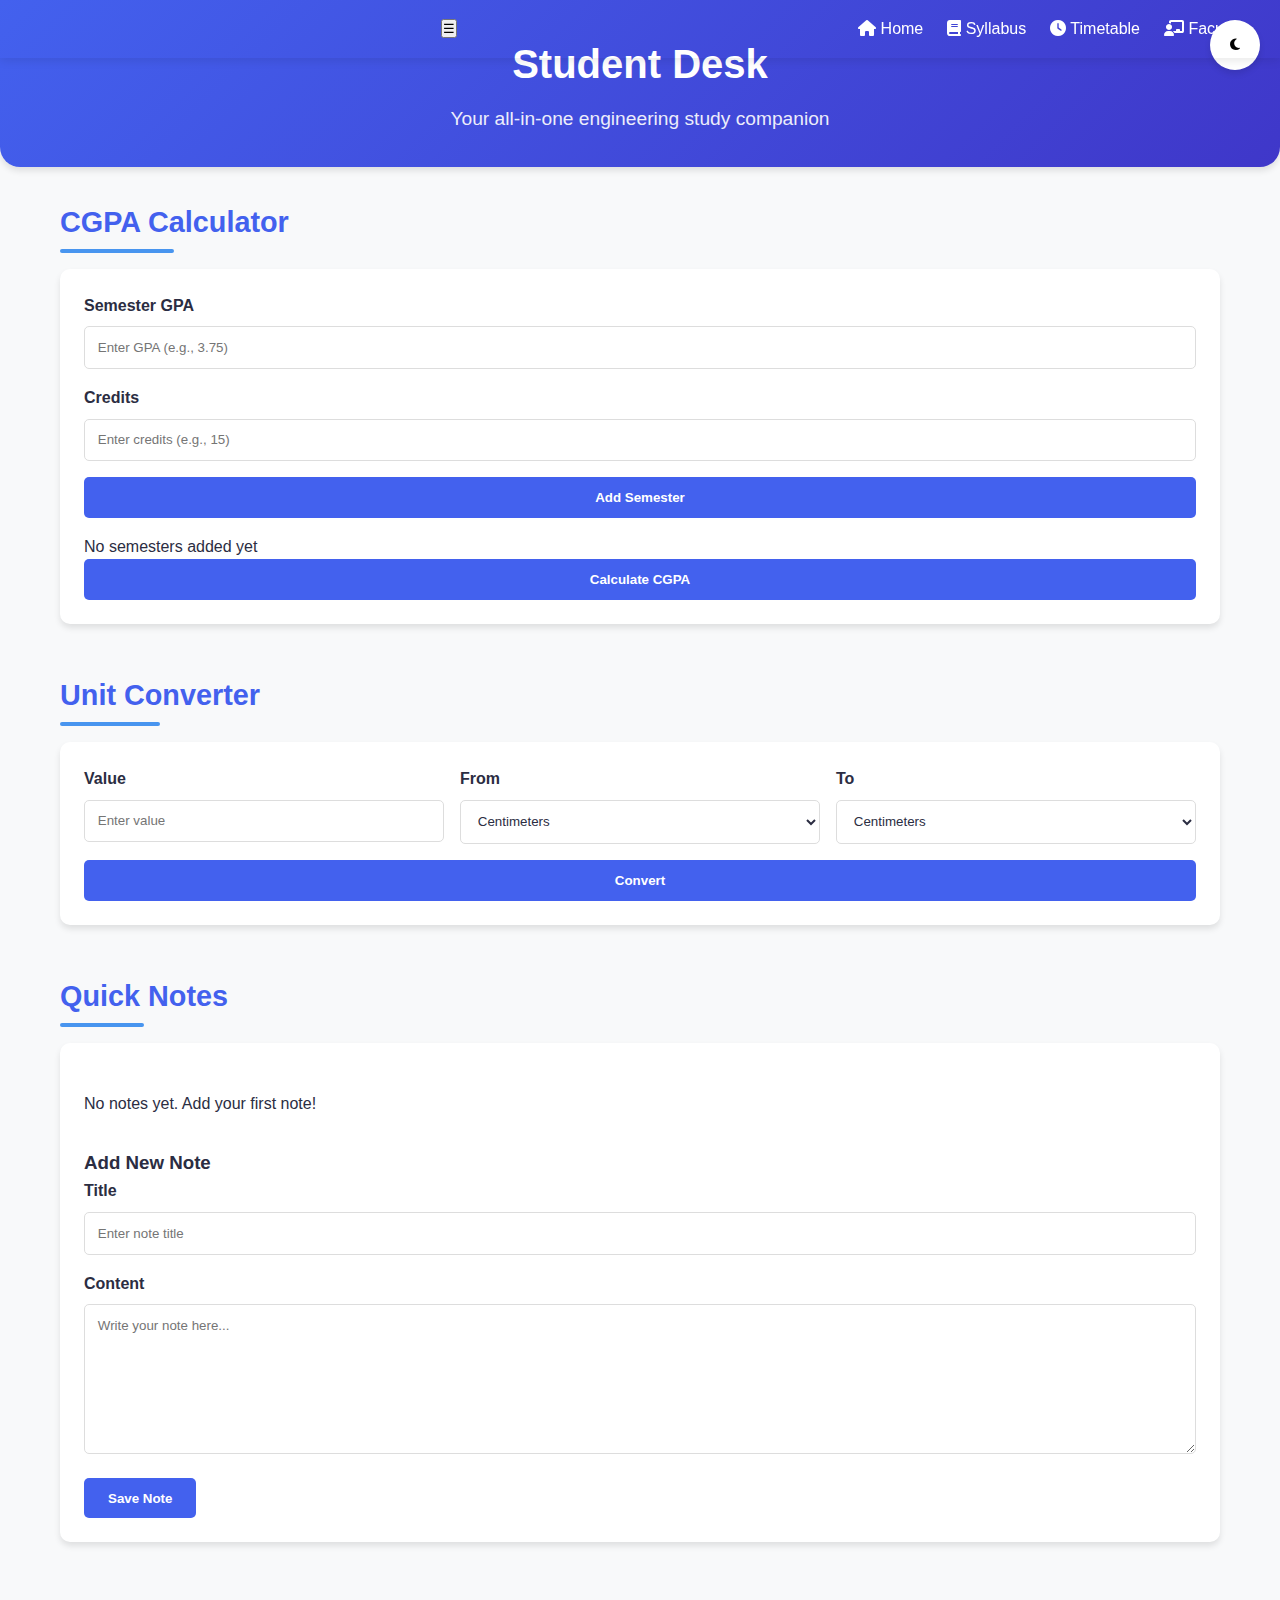
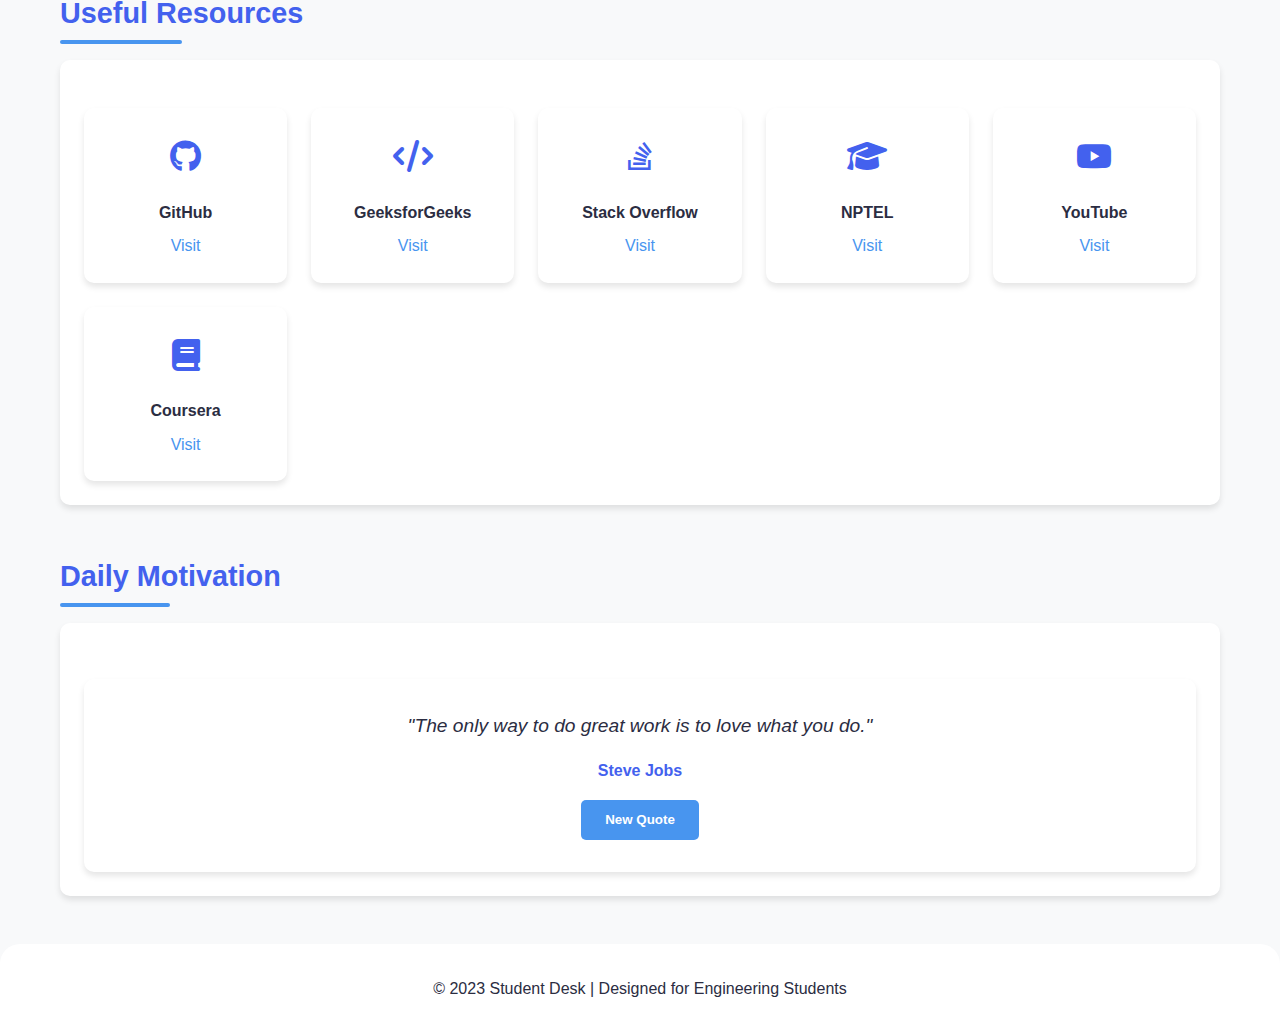
<file: Student Hub.html>
<!DOCTYPE html>
<html lang="en">
<head>
    <meta charset="UTF-8">
    <meta name="viewport" content="width=device-width, initial-scale=1.0">
    <title>Student Desk - Engineering Hub</title>
    <link rel="stylesheet" href="https://cdnjs.cloudflare.com/ajax/libs/font-awesome/6.4.0/css/all.min.css">
    <link rel="shortcut icon" href="https://jec.ac.in/wp-content/themes/Jayacollege_2017/images/logo_fav.png" type="image/x-icon">
    <link rel="stylesheet" href="student-hub.css">
</head>
<body>

    <nav class="navbar">
        <div class="navbar-container">
            <div class="logo">
                <!-- <img src="https://encrypted-tbn0.gstatic.com/images?q=tbn:ANd9GcRhN9hNNRvLJpbnZpr6WnBGXLPfOCn3ZVYOgWUer7UepC2BIxLIy4kMkP2NEzfiqGpsQtk&usqp=CAU" alt="College Logo">                <span class="logo-text">Jaya IT Department</span> -->
            </div>
            
        <button class="menu-toggle" onclick="toggleMenu()">☰</button>

<div class="nav-links" id="nav-links">
  <a href="index.html"><i class="fas fa-home"></i> Home</a>
  <a href="/syllabus.html" class="active"><i class="fas fa-book"></i> Syllabus</a>
  <a href="/time-table.html"><i class="fas fa-clock"></i> Timetable</a>
  <a href="/Faculty.html"><i class="fas fa-chalkboard-teacher"></i> Faculty</a>
</div>

    </nav>
    <!-- Theme Toggle Button -->
    <button class="theme-toggle" id="themeToggle">
        <i class="fas fa-moon"></i>
    </button>

    <!-- Header Section -->
    <header>
        <div class="container">
            <h1>Student Desk</h1>
            <p>Your all-in-one engineering study companion</p>
        </div>
    </header>

    <main class="container">
        <!-- CGPA Calculator Section -->
        <section class="cgpa-calculator">
            <h2 class="section-title">CGPA Calculator</h2>
            <div class="card">
                <div class="input-group">
                    <label for="semesterGPA">Semester GPA</label>
                    <input type="number" id="semesterGPA" step="0.01" min="0" max="4" placeholder="Enter GPA (e.g., 3.75)">
                </div>
                <div class="input-group">
                    <label for="semesterCredits">Credits</label>
                    <input type="number" id="semesterCredits" min="1" placeholder="Enter credits (e.g., 15)">
                </div>
                <button class="btn btn-block" id="addSemester">Add Semester</button>
                
                <div class="semester-list" id="semesterList"></div>
                
                <button class="btn btn-block" id="calculateCGPA">Calculate CGPA</button>
                
                <div class="result" id="cgpaResult"></div>
            </div>
        </section>

        <!-- Unit Converter Section -->
        <section class="unit-converter">
            <h2 class="section-title">Unit Converter</h2>
            <div class="card">
                <div class="converter">
                    <div class="converter-row">
                        <div class="converter-input">
                            <label for="converterValue">Value</label>
                            <input type="number" id="converterValue" placeholder="Enter value">
                        </div>
                        <div class="converter-input">
                            <label for="converterFrom">From</label>
                            <select id="converterFrom">
                                <option value="cm">Centimeters</option>
                                <option value="m">Meters</option>
                                <option value="km">Kilometers</option>
                                <option value="in">Inches</option>
                                <option value="ft">Feet</option>
                                <option value="mi">Miles</option>
                                <option value="°C">Celsius</option>
                                <option value="°F">Fahrenheit</option>
                                <option value="K">Kelvin</option>
                                <option value="g">Grams</option>
                                <option value="kg">Kilograms</option>
                                <option value="lb">Pounds</option>
                            </select>
                        </div>
                        <div class="converter-input">
                            <label for="converterTo">To</label>
                            <select id="converterTo">
                                <option value="cm">Centimeters</option>
                                <option value="m">Meters</option>
                                <option value="km">Kilometers</option>
                                <option value="in">Inches</option>
                                <option value="ft">Feet</option>
                                <option value="mi">Miles</option>
                                <option value="°C">Celsius</option>
                                <option value="°F">Fahrenheit</option>
                                <option value="K">Kelvin</option>
                                <option value="g">Grams</option>
                                <option value="kg">Kilograms</option>
                                <option value="lb">Pounds</option>
                            </select>
                        </div>
                    </div>
                    <button class="btn btn-block" id="convertBtn">Convert</button>
                    <div class="result" id="converterResult"></div>
                </div>
            </div>
        </section>

        <!-- Notes Section -->
        <section class="notes">
            <h2 class="section-title">Quick Notes</h2>
            <div class="card">
                <div class="notes-container" id="notesContainer"></div>
                
                <div class="add-note-form">
                    <h3>Add New Note</h3>
                    <div class="form-group">
                        <label for="noteTitle">Title</label>
                        <input type="text" id="noteTitle" placeholder="Enter note title">
                    </div>
                    <div class="form-group">
                        <label for="noteContent">Content</label>
                        <textarea id="noteContent" placeholder="Write your note here..."></textarea>
                    </div>
                    <button class="btn" id="saveNote">Save Note</button>
                </div>
            </div>
        </section>

        <!-- Resources Section -->
        <section class="resources">
            <h2 class="section-title">Useful Resources</h2>
            <div class="card">
                <div class="resources-grid">
                    <div class="resource-card">
                        <div class="resource-icon"><i class="fab fa-github"></i></div>
                        <div class="resource-name">GitHub</div>
                        <a href="https://github.com" class="resource-link" target="_blank">Visit</a>
                    </div>
                    <div class="resource-card">
                        <div class="resource-icon"><i class="fas fa-code"></i></div>
                        <div class="resource-name">GeeksforGeeks</div>
                        <a href="https://geeksforgeeks.org" class="resource-link" target="_blank">Visit</a>
                    </div>
                    <div class="resource-card">
                        <div class="resource-icon"><i class="fab fa-stack-overflow"></i></div>
                        <div class="resource-name">Stack Overflow</div>
                        <a href="https://stackoverflow.com" class="resource-link" target="_blank">Visit</a>
                    </div>
                    <div class="resource-card">
                        <div class="resource-icon"><i class="fas fa-graduation-cap"></i></div>
                        <div class="resource-name">NPTEL</div>
                        <a href="https://nptel.ac.in" class="resource-link" target="_blank">Visit</a>
                    </div>
                    <div class="resource-card">
                        <div class="resource-icon"><i class="fab fa-youtube"></i></div>
                        <div class="resource-name">YouTube</div>
                        <a href="https://youtube.com" class="resource-link" target="_blank">Visit</a>
                    </div>
                    <div class="resource-card">
                        <div class="resource-icon"><i class="fas fa-book"></i></div>
                        <div class="resource-name">Coursera</div>
                        <a href="https://coursera.org" class="resource-link" target="_blank">Visit</a>
                    </div>
                </div>
            </div>
        </section>

        <!-- Motivational Quote Section -->
        <section class="motivation">
            <h2 class="section-title">Daily Motivation</h2>
            <div class="card">
                <div class="quote-container" id="quoteContainer">
                    <div class="quote-text" id="quoteText">Loading motivational quote...</div>
                    <div class="quote-author" id="quoteAuthor"></div>
                    <button class="btn refresh-quote" id="refreshQuote">New Quote</button>
                </div>
            </div>
        </section>
    </main>

    <footer>
        <div class="container">
            <p>© 2023 Student Desk | Designed for Engineering Students</p>
        </div>
    </footer>

   <script src="/student-hub.js"></script>
</body>
</html>
</file>
<file: contact.css>
/* Global Styles */
        * {
            margin: 0;
            padding: 0;
            box-sizing: border-box;
            font-family: 'Segoe UI', Tahoma, Geneva, Verdana, sans-serif;
        }
        
        body {
            background-color: #f5f5f5;
            color: #333;
            line-height: 1.6;
        }
        
        .container {
            max-width: 1200px;
            margin: 0 auto;
            padding: 0 20px;
        }
        
        /* Header Styles */
        header {
            background: linear-gradient(135deg, #1a2a6c, #b21f1f, #fdbb2d);
            color: white;
            padding: 20px 0;
            box-shadow: 0 4px 12px rgba(0, 0, 0, 0.1);
            animation: gradientShift 10s ease infinite;
            background-size: 400% 400%;
        }
        
        @keyframes gradientShift {
            0% { background-position: 0% 50%; }
            50% { background-position: 100% 50%; }
            100% { background-position: 0% 50%; }
        }
        
        .logo-container {
            display: flex;
            align-items: center;
            justify-content: center;
            margin-bottom: 15px;
        }
        
        .logo {
            height: 80px;
            margin-right: 15px;
            animation: pulse 2s infinite;
        }
        
        @keyframes pulse {
            0% { transform: scale(1); }
            50% { transform: scale(1.05); }
            100% { transform: scale(1); }
        }
        
        .college-info h1 {
            font-size: 28px;
            margin-bottom: 5px;
            text-align: center;
        }
        
        .college-info p {
            font-size: 18px;
            text-align: center;
        }
        
        /* Navigation Styles */
        nav {
            background-color: #1a2a6c;
            position: sticky;
            top: 0;
            z-index: 100;
            box-shadow: 0 2px 10px rgba(0, 0, 0, 0.2);
        }
        
        .nav-container {
            display: flex;
            justify-content: space-between;
            align-items: center;
        }
        
        .nav-links {
            display: flex;
            list-style: none;
        }
        
        .nav-links li {
            position: relative;
        }
        
        .nav-links a {
            color: white;
            text-decoration: none;
            padding: 15px 20px;
            display: block;
            transition: all 0.3s ease;
        }
        
        .nav-links a:hover {
            background-color: #0d1a4a;
        }
        
        .nav-links li:hover::after {
            content: '';
            position: absolute;
            bottom: 0;
            left: 0;
            width: 100%;
            height: 3px;
            background-color: #fdbb2d;
            animation: underline 0.3s forwards;
        }
        
        @keyframes underline {
            from { width: 0; }
            to { width: 100%; }
        }
        
        /* Main Content Styles */
        main {
            padding: 40px 0;
            min-height: calc(100vh - 340px);
        }
        
        .page-header {
            text-align: center;
            margin-bottom: 40px;
            animation: fadeIn 1s ease;
        }
        
        @keyframes fadeIn {
            from { opacity: 0; transform: translateY(-20px); }
            to { opacity: 1; transform: translateY(0); }
        }
        
        .page-header h2 {
            font-size: 36px;
            color: #1a2a6c;
            margin-bottom: 10px;
        }
        
        .page-header p {
            font-size: 18px;
            color: #666;
        }
        
        .contact-container {
            display: grid;
            grid-template-columns: repeat(auto-fit, minmax(300px, 1fr));
            gap: 30px;
            animation: slideUp 1s ease;
        }
        
        @keyframes slideUp {
            from { opacity: 0; transform: translateY(50px); }
            to { opacity: 1; transform: translateY(0); }
        }
        
        .contact-info, .contact-form {
            background-color: white;
            padding: 30px;
            border-radius: 8px;
            box-shadow: 0 5px 15px rgba(0, 0, 0, 0.1);
            transition: transform 0.3s ease;
        }
        
        .contact-info:hover, .contact-form:hover {
            transform: translateY(-5px);
        }
        
        .contact-info h3, .contact-form h3 {
            font-size: 24px;
            color: #1a2a6c;
            margin-bottom: 20px;
            padding-bottom: 10px;
            border-bottom: 2px solid #fdbb2d;
        }
        
        .info-item {
            display: flex;
            align-items: flex-start;
            margin-bottom: 20px;
        }
        
        .info-item i {
            font-size: 20px;
            color: #b21f1f;
            margin-right: 15px;
            margin-top: 5px;
        }
        
        .info-text h4 {
            font-size: 18px;
            margin-bottom: 5px;
            color: #333;
        }
        
        .info-text p, .info-text a {
            color: #666;
            text-decoration: none;
        }
        
        .info-text a:hover {
            color: #b21f1f;
            text-decoration: underline;
        }
        
        .form-group {
            margin-bottom: 20px;
        }
        
        .form-group label {
            display: block;
            margin-bottom: 8px;
            font-weight: 600;
            color: #333;
        }
        
        .form-group input, .form-group textarea, .form-group select {
            width: 100%;
            padding: 12px;
            border: 1px solid #ddd;
            border-radius: 4px;
            font-size: 16px;
            transition: border 0.3s ease;
        }
        
        .form-group input:focus, .form-group textarea:focus, .form-group select:focus {
            border-color: #1a2a6c;
            outline: none;
        }
        
        .form-group textarea {
            min-height: 120px;
            resize: vertical;
        }
        
        .submit-btn {
            background: linear-gradient(to right, #1a2a6c, #b21f1f);
            color: white;
            border: none;
            padding: 12px 30px;
            font-size: 16px;
            border-radius: 4px;
            cursor: pointer;
            transition: all 0.3s ease;
        }
        
        .submit-btn:hover {
            background: linear-gradient(to right, #0d1a4a, #8a1818);
            transform: translateY(-2px);
            box-shadow: 0 5px 10px rgba(0, 0, 0, 0.2);
        }
        
        .map-container {
            margin-top: 40px;
            border-radius: 8px;
            overflow: hidden;
            box-shadow: 0 5px 15px rgba(0, 0, 0, 0.1);
            animation: fadeIn 1.5s ease;
        }
        
        .map-container iframe {
            width: 100%;
            height: 400px;
            border: none;
        }
        
        /* Footer Styles */
        footer {
            background-color: #1a2a6c;
            color: white;
            padding: 40px 0 20px;
        }
        
        .footer-container {
            display: grid;
            grid-template-columns: repeat(auto-fit, minmax(250px, 1fr));
            gap: 30px;
            margin-bottom: 30px;
        }
        
        .footer-column h3 {
            font-size: 20px;
            margin-bottom: 20px;
            position: relative;
            padding-bottom: 10px;
        }
        
        .footer-column h3::after {
            content: '';
            position: absolute;
            bottom: 0;
            left: 0;
            width: 50px;
            height: 2px;
            background-color: #fdbb2d;
        }
        
        .footer-column p {
            margin-bottom: 15px;
            color: #ddd;
        }
        
        .footer-links {
            list-style: none;
        }
        
        .footer-links li {
            margin-bottom: 10px;
        }
        
        .footer-links a {
            color: #ddd;
            text-decoration: none;
            transition: color 0.3s ease;
        }
        
        .footer-links a:hover {
            color: #fdbb2d;
            padding-left: 5px;
        }
        
        .social-links {
            display: flex;
            gap: 15px;
        }
        
        .social-links a {
            display: flex;
            align-items: center;
            justify-content: center;
            width: 40px;
            height: 40px;
            background-color: rgba(255, 255, 255, 0.1);
            border-radius: 50%;
            color: white;
            font-size: 18px;
            transition: all 0.3s ease;
        }
        
        .social-links a:hover {
            background-color: #fdbb2d;
            transform: translateY(-3px);
        }
        
        .footer-bottom {
            text-align: center;
            padding-top: 20px;
            border-top: 1px solid rgba(255, 255, 255, 0.1);
            color: #ddd;
            font-size: 14px;
        }
        
        /* Responsive Styles */
        @media (max-width: 768px) {
            .nav-container {
                flex-direction: column;
            }
            
            .nav-links {
                flex-direction: column;
                width: 100%;
            }
            
            .nav-links li {
                text-align: center;
            }
            
            .college-info h1 {
                font-size: 24px;
            }
            
            .college-info p {
                font-size: 16px;
            }
            
            .page-header h2 {
                font-size: 28px;
            }
        }
    
        /* Responsive Navigation */
.nav-toggle {
    display: none;
    background: none;
    border: none;
    color: white;
    font-size: 1.5rem;
    cursor: pointer;
    padding: 10px;
}

@media (max-width: 768px) {
    .nav-toggle {
        display: block;
    }
    
    .nav-links {
        display: none;
        width: 100%;
        flex-direction: column;
    }
    
    .nav-links.active {
        display: flex;
    }
    
    .nav-links li {
        margin: 10px 0;
    }
}
</file>
<file: result.css>
:root {
            --primary: #2c3e50;
            --secondary: #1a252f;
            --accent: #3498db;
            --light: #ecf0f1;
            --dark: #2c3e50;
            --success: #27ae60;
            --danger: #e74c3c;
            --warning: #f39c12;
            --glass: rgba(255, 255, 255, 0.2);
        }
        
        * {
            margin: 0;
            padding: 0;
            box-sizing: border-box;
            font-family: 'Poppins', sans-serif;
        }
        
        /* body {
            background: linear-gradient(135deg, #f5f7fa 0%, #dfe6e9 100%);
            color: var(--dark);
            min-height: 100vh;
            overflow-x: hidden;
        } */
        
        /* .container {
            max-width: 1200px;
            margin: 0 auto;
            padding: 20px;
        } */
        
        header {
            background: linear-gradient(to right, var(--primary), var(--secondary));
            color: white;
            padding: 25px 0;
            text-align: center;
            box-shadow: 0 4px 20px rgba(0, 0, 0, 0.15);
            border-radius: 0 0 20px 20px;
            margin-bottom: 40px;
            position: relative;
            overflow: hidden;
        }
        
        .logo {
            font-size: 2.8rem;
            font-weight: 700;
            margin-bottom: 10px;
            letter-spacing: 1px;
        }
        
        .tagline {
            font-size: 1.3rem;
            opacity: 0.9;
            font-weight: 300;
        }
        
        .college-info {
            margin-top: 15px;
            font-size: 0.9rem;
            opacity: 0.8;
        }
        
        /* Admin Login Modal */
        .admin-btn {
            position: fixed;
            top: 20px;
            right: 20px;
            background: var(--accent);
            color: white;
            border: none;
            padding: 12px 18px;
            border-radius: 50px;
            cursor: pointer;
            box-shadow: 0 4px 12px rgba(0, 0, 0, 0.15);
            transition: all 0.3s ease;
            z-index: 100;
            display: flex;
            align-items: center;
            gap: 8px;
            font-weight: 500;
        }
        
        .admin-btn:hover {
            background: var(--secondary);
            transform: translateY(-2px);
            box-shadow: 0 6px 16px rgba(0, 0, 0, 0.2);
        }
        
        .modal {
            display: none;
            position: fixed;
            top: 0;
            left: 0;
            width: 100%;
            height: 100%;
            background: rgba(0, 0, 0, 0.7);
            z-index: 1000;
            justify-content: center;
            align-items: center;
            backdrop-filter: blur(5px);
        }
        
        .modal-content {
            background: white;
            padding: 40px;
            border-radius: 15px;
            width: 90%;
            max-width: 500px;
            box-shadow: 0 15px 30px rgba(0, 0, 0, 0.25);
            transform: translateY(-30px);
            opacity: 0;
            transition: all 0.4s ease;
        }
        
        .modal.show .modal-content {
            transform: translateY(0);
            opacity: 1;
        }
        
        .modal-header {
            display: flex;
            justify-content: space-between;
            align-items: center;
            margin-bottom: 25px;
        }
        
        .modal-title {
            font-size: 1.8rem;
            color: var(--primary);
            font-weight: 600;
        }
        
        .close-btn {
            background: none;
            border: none;
            font-size: 1.8rem;
            cursor: pointer;
            color: var(--dark);
            transition: all 0.3s ease;
        }
        
        .close-btn:hover {
            color: var(--accent);
            transform: rotate(90deg);
        }
        
        .form-group {
            margin-bottom: 25px;
        }
        
        .form-group label {
            display: block;
            margin-bottom: 10px;
            font-weight: 500;
            color: var(--dark);
        }
        
        .form-control {
            width: 100%;
            padding: 14px;
            border: 2px solid #ddd;
            border-radius: 8px;
            font-size: 1rem;
            transition: all 0.3s ease;
        }
        
        .form-control:focus {
            border-color: var(--accent);
            outline: none;
            box-shadow: 0 0 0 3px rgba(52, 152, 219, 0.2);
        }
        
        .btn {
            background: var(--primary);
            color: white;
            border: none;
            padding: 14px 25px;
            border-radius: 8px;
            cursor: pointer;
            font-size: 1rem;
            font-weight: 500;
            transition: all 0.3s ease;
            width: 100%;
            letter-spacing: 0.5px;
        }
        
        .btn:hover {
            background: var(--secondary);
            transform: translateY(-2px);
            box-shadow: 0 6px 12px rgba(0, 0, 0, 0.15);
        }
        
        .btn-secondary {
            background: #95a5a6;
        }
        
        .btn-secondary:hover {
            background: #7f8c8d;
        }
        
        /* Admin Panel */
        .admin-panel {
            display: none;
            background: white;
            padding: 40px;
            border-radius: 15px;
            box-shadow: 0 15px 30px rgba(0, 0, 0, 0.1);
            margin-bottom: 40px;
            animation: fadeIn 0.5s ease;
        }
        
        .admin-welcome {
            background: linear-gradient(135deg, var(--primary), var(--secondary));
            color: white;
            padding: 20px;
            border-radius: 10px;
            margin-bottom: 30px;
            text-align: center;
            box-shadow: 0 5px 15px rgba(0, 0, 0, 0.1);
        }
        
        .admin-welcome h2 {
            font-size: 1.8rem;
            margin-bottom: 10px;
        }
        
        .upload-section {
            margin-bottom: 40px;
        }
        
        .section-title {
            font-size: 1.8rem;
            color: var(--primary);
            margin-bottom: 25px;
            position: relative;
            padding-bottom: 10px;
        }
        
        .section-title::after {
            content: '';
            position: absolute;
            bottom: 0;
            left: 0;
            width: 60px;
            height: 4px;
            background: var(--accent);
            border-radius: 2px;
        }
        
        .file-upload {
            display: flex;
            flex-direction: column;
            align-items: center;
            padding: 40px;
            border: 2px dashed #bdc3c7;
            border-radius: 15px;
            margin-bottom: 25px;
            transition: all 0.3s ease;
            background: #f8f9fa;
        }
        
        .file-upload:hover {
            border-color: var(--accent);
            background: rgba(52, 152, 219, 0.05);
        }
        
        .file-upload i {
            font-size: 3.5rem;
            color: var(--accent);
            margin-bottom: 20px;
        }
        
        .file-upload input {
            display: none;
        }
        
        .file-upload label {
            background: var(--primary);
            color: white;
            padding: 12px 25px;
            border-radius: 8px;
            cursor: pointer;
            transition: all 0.3s ease;
            font-weight: 500;
        }
        
        .file-upload label:hover {
            background: var(--secondary);
            transform: translateY(-2px);
            box-shadow: 0 5px 15px rgba(0, 0, 0, 0.1);
        }
        
        .file-info {
            margin-top: 20px;
            font-size: 1rem;
            color: #7f8c8d;
            text-align: center;
        }
        
        .alert {
            padding: 18px;
            border-radius: 8px;
            margin-bottom: 25px;
            display: none;
            font-weight: 500;
        }
        
        .alert-success {
            background: rgba(39, 174, 96, 0.15);
            border: 2px solid var(--success);
            color: var(--success);
        }
        
        .alert-danger {
            background: rgba(231, 76, 60, 0.15);
            border: 2px solid var(--danger);
            color: var(--danger);
        }
        
        /* Manual Entry Section */
        .manual-entry {
            margin-top: 40px;
        }
        
        .manual-entry-form {
            display: grid;
            grid-template-columns: repeat(2, 1fr);
            gap: 20px;
            margin-bottom: 25px;
        }
        
        .manual-entry-form .form-group {
            margin-bottom: 0;
        }
        
        .marks-entry {
            margin-top: 30px;
        }
        
        .marks-entry-grid {
            display: grid;
            grid-template-columns: repeat(3, 1fr);
            gap: 15px;
        }
        
        /* Student Search */
        .student-search {
            background: white;
            padding: 40px;
            border-radius: 15px;
            box-shadow: 0 15px 30px rgba(0, 0, 0, 0.1);
            margin-bottom: 40px;
            animation: fadeIn 0.5s ease;
        }
        
        .search-form {
            display: flex;
            flex-wrap: wrap;
            gap: 20px;
        }
        
        .search-form .form-group {
            flex: 1;
            min-width: 250px;
        }
        
        /* Result Display */
        .result-container {
            display: none;
            background: white;
            padding: 40px;
            border-radius: 15px;
            box-shadow: 0 15px 30px rgba(0, 0, 0, 0.1);
            margin-bottom: 40px;
            animation: slideIn 0.5s ease;
        }
        
        .result-header {
            text-align: center;
            margin-bottom: 30px;
            padding-bottom: 20px;
            border-bottom: 2px solid #eee;
        }
        
        .result-title {
            font-size: 2rem;
            color: var(--primary);
            margin-bottom: 10px;
        }
        
        .result-subtitle {
            color: #7f8c8d;
            font-size: 1.1rem;
        }
        
        .student-info {
            display: flex;
            flex-wrap: wrap;
            justify-content: space-between;
            margin-bottom: 30px;
            padding-bottom: 20px;
            border-bottom: 2px solid #eee;
        }
        
        .student-info div {
            margin-bottom: 15px;
        }
        
        .student-name {
            font-size: 1.8rem;
            font-weight: 700;
            color: var(--primary);
            margin-bottom: 5px;
        }
        
        .student-detail {
            font-size: 1rem;
            color: #34495e;
        }
        
        .student-detail span {
            font-weight: 500;
            color: var(--dark);
        }
        
        .marks-table {
            width: 100%;
            border-collapse: collapse;
            margin-bottom: 30px;
            box-shadow: 0 5px 15px rgba(0, 0, 0, 0.05);
        }
        
        .marks-table th, .marks-table td {
            padding: 15px;
            text-align: left;
            border-bottom: 1px solid #eee;
        }
        
        .marks-table th {
            background: var(--primary);
            color: white;
            font-weight: 500;
        }
        
        .marks-table tr:nth-child(even) {
            background: #f8f9fa;
        }
        
        .marks-table tr:hover {
            background: #ecf0f1;
        }
        
        .result-summary {
            display: flex;
            justify-content: space-between;
            flex-wrap: wrap;
            margin-top: 30px;
            padding-top: 20px;
            border-top: 2px solid #eee;
        }
        
        .total-marks {
            font-size: 1.3rem;
            font-weight: 600;
            color: var(--dark);
        }
        
        .result-status {
            font-size: 1.3rem;
            font-weight: 600;
            padding: 8px 20px;
            border-radius: 50px;
        }
        
        .result-status.pass {
            background: rgba(39, 174, 96, 0.15);
            color: var(--success);
        }
        
        .result-status.fail {
            background: rgba(231, 76, 60, 0.15);
            color: var(--danger);
        }
        
        /* Anna University Section */
        .anna-section {
            background: white;
            padding: 40px;
            border-radius: 15px;
            box-shadow: 0 15px 30px rgba(0, 0, 0, 0.1);
            margin-bottom: 40px;
            animation: fadeIn 0.5s ease;
        }
        
        .anna-link {
            display: inline-block;
            background: var(--primary);
            color: white;
            padding: 15px 30px;
            border-radius: 8px;
            text-decoration: none;
            font-weight: 500;
            transition: all 0.3s ease;
            margin-top: 20px;
        }
        
        .anna-link:hover {
            background: var(--secondary);
            transform: translateY(-2px);
            box-shadow: 0 8px 20px rgba(0, 0, 0, 0.15);
        }
        
        .anna-info {
            background: #f8f9fa;
            padding: 20px;
            border-radius: 8px;
            margin-top: 25px;
            border-left: 4px solid var(--accent);
        }
        
        .anna-info i {
            color: var(--accent);
            margin-right: 10px;
        }
        
        /* Chatbot */
        .chatbot-container {
            position: fixed;
            bottom: 40px;
            right: 40px;
            z-index: 100;
        }
        
        .chatbot-btn {
            background: var(--primary);
            color: white;
            width: 70px;
            height: 70px;
            border-radius: 50%;
            display: flex;
            justify-content: center;
            align-items: center;
            cursor: pointer;
            box-shadow: 0 8px 25px rgba(0, 0, 0, 0.2);
            transition: all 0.3s ease;
            position: relative;
        }
        
        .chatbot-btn::after {
            content: '';
            position: absolute;
            top: 0;
            left: 0;
            width: 100%;
            height: 100%;
            border-radius: 50%;
            background: rgba(255, 255, 255, 0.2);
            animation: pulse 2s infinite;
            z-index: -1;
        }
        
        .chatbot-btn:hover {
            background: var(--secondary);
            transform: scale(1.1);
        }
        
        .chatbot-btn i {
            font-size: 1.8rem;
        }
        
        .chatbot-window {
            position: absolute;
            bottom: 90px;
            right: 0;
            width: 380px;
            max-width: 90vw;
            background: white;
            border-radius: 15px;
            box-shadow: 0 15px 40px rgba(0, 0, 0, 0.2);
            display: none;
            flex-direction: column;
            overflow: hidden;
            animation: slideUp 0.4s ease;
            z-index: 101;
        }
        
        .chatbot-header {
            background: var(--primary);
            color: white;
            padding: 20px;
            display: flex;
            justify-content: space-between;
            align-items: center;
        }
        
        .chatbot-title {
            font-weight: 600;
            font-size: 1.2rem;
        }
        
        .chatbot-close {
            background: none;
            border: none;
            color: white;
            font-size: 1.5rem;
            cursor: pointer;
            transition: all 0.3s ease;
        }
        
        .chatbot-close:hover {
            transform: rotate(90deg);
        }
        
        .chatbot-messages {
            padding: 20px;
            height: 350px;
            overflow-y: auto;
            flex-grow: 1;
            background: #f8f9fa;
        }
        
        .message {
            margin-bottom: 15px;
            max-width: 80%;
            padding: 12px 18px;
            border-radius: 18px;
            line-height: 1.5;
            animation: fadeIn 0.3s ease;
            font-size: 0.95rem;
            position: relative;
        }
        
        .bot-message {
            background: white;
            border-top-left-radius: 5px;
            align-self: flex-start;
            box-shadow: 0 3px 10px rgba(0, 0, 0, 0.05);
        }
        
        .user-message {
            background: var(--primary);
            color: white;
            border-top-right-radius: 5px;
            margin-left: auto;
            box-shadow: 0 3px 10px rgba(0, 0, 0, 0.1);
        }
        
        .chatbot-input {
            display: flex;
            padding: 15px;
            border-top: 1px solid #eee;
            background: white;
        }
        
        .chatbot-input input {
            flex-grow: 1;
            padding: 12px 15px;
            border: 2px solid #ddd;
            border-radius: 30px;
            outline: none;
            transition: all 0.3s ease;
        }
        
        .chatbot-input input:focus {
            border-color: var(--accent);
        }
        
        .chatbot-input button {
            background: var(--primary);
            color: white;
            border: none;
            width: 45px;
            height: 45px;
            border-radius: 50%;
            margin-left: 12px;
            cursor: pointer;
            transition: all 0.3s ease;
            display: flex;
            justify-content: center;
            align-items: center;
        }
        
        .chatbot-input button:hover {
            background: var(--secondary);
            transform: rotate(15deg);
        }
        
        /* Preloader */
        .preloader {
            display: none;
            justify-content: center;
            align-items: center;
            padding: 40px;
        }
        
        .spinner {
            width: 50px;
            height: 50px;
            border: 5px solid rgba(0, 0, 0, 0.1);
            border-left-color: var(--primary);
            border-radius: 50%;
            animation: spin 1s linear infinite;
        }
        
        /* Animations */
        @keyframes fadeIn {
            from { opacity: 0; }
            to { opacity: 1; }
        }
        
        @keyframes slideIn {
            from { 
                opacity: 0;
                transform: translateY(30px);
            }
            to { 
                opacity: 1;
                transform: translateY(0);
            }
        }
        
        @keyframes slideUp {
            from { 
                opacity: 0;
                transform: translateY(30px);
            }
            to { 
                opacity: 1;
                transform: translateY(0);
            }
        }
        
        @keyframes spin {
            to { transform: rotate(360deg); }
        }
        
        @keyframes pulse {
            0% {
                transform: scale(0.95);
                opacity: 0.7;
            }
            70% {
                transform: scale(1.1);
                opacity: 0;
            }
            100% {
                transform: scale(0.95);
                opacity: 0;
            }
        }
        
        /* Responsive */
        @media (max-width: 992px) {
            .manual-entry-form {
                grid-template-columns: 1fr;
            }
            
            .marks-entry-grid {
                grid-template-columns: repeat(2, 1fr);
            }
        }
        
        @media (max-width: 768px) {
            .logo {
                font-size: 2.2rem;
            }
            
            .tagline {
                font-size: 1.1rem;
            }
            
            .student-info {
                flex-direction: column;
            }
            
            .result-summary {
                flex-direction: column;
                gap: 20px;
            }
            
            .chatbot-window {
                width: 320px;
                right: -20px;
            }
            
            .admin-panel, .student-search, .result-container, .anna-section {
                padding: 30px;
            }
        }
        
        @media (max-width: 576px) {
            .logo {
                font-size: 1.8rem;
            }
            
            .admin-btn {
                padding: 10px 15px;
                font-size: 0.9rem;
            }
            
            .modal-content {
                padding: 30px;
            }
            
            .marks-entry-grid {
                grid-template-columns: 1fr;
            }
            
            .chatbot-window {
                width: 300px;
                right: -40px;
            }
            
            .chatbot-container {
                bottom: 20px;
                right: 20px;
            }
            
            .chatbot-btn {
                width: 60px;
                height: 60px;
            }
            
            .admin-panel, .student-search, .result-container, .anna-section {
                padding: 25px;
            }
        }
</file>
<file: student-hub.css>
/* Global Styles */
        :root {
            --primary-color: #4361ee;
            --secondary-color: #3f37c9;
            --accent-color: #4895ef;
            --text-color: #2b2d42;
            --bg-color: #f8f9fa;
            --card-color: #ffffff;
            --shadow: 0 4px 6px rgba(0, 0, 0, 0.1);
            --transition: all 0.3s ease;
        }

        .dark-mode {
            --primary-color: #4895ef;
            --secondary-color: #4361ee;
            --accent-color: #3f37c9;
            --text-color: #f8f9fa;
            --bg-color: #121212;
            --card-color: #1e1e1e;
            --shadow: 0 4px 6px rgba(0, 0, 0, 0.3);
        }

        * {
            margin: 0;
            padding: 0;
            box-sizing: border-box;
            font-family: 'Segoe UI', Tahoma, Geneva, Verdana, sans-serif;
        }

        body {
            background-color: var(--bg-color);
            color: var(--text-color);
            line-height: 1.6;
            transition: var(--transition);
        }

        .container {
            max-width: 1200px;
            margin: 0 auto;
            padding: 0 20px;
        }

        /* Header Styles */
        header {
            padding: 2rem 0;
            text-align: center;
            background: linear-gradient(135deg, var(--primary-color), var(--secondary-color));
            color: white;
            border-radius: 0 0 20px 20px;
            margin-bottom: 2rem;
            box-shadow: var(--shadow);
        }

        header h1 {
            font-size: 2.5rem;
            margin-bottom: 0.5rem;
            animation: fadeIn 1s ease;
        }

        header p {
            font-size: 1.2rem;
            opacity: 0.9;
            animation: fadeIn 1.5s ease;
        }

        /* Theme Toggle */
        .theme-toggle {
            position: fixed;
            top: 20px;
            right: 20px;
            background: var(--card-color);
            border: none;
            width: 50px;
            height: 50px;
            border-radius: 50%;
            display: flex;
            align-items: center;
            justify-content: center;
            cursor: pointer;
            box-shadow: var(--shadow);
            z-index: 100;
            transition: var(--transition);
        }

        .theme-toggle:hover {
            transform: scale(1.1);
        }

        /* Section Styles */
        section {
            margin-bottom: 3rem;
            animation: slideUp 0.8s ease;
        }

        .section-title {
            font-size: 1.8rem;
            margin-bottom: 1.5rem;
            color: var(--primary-color);
            position: relative;
            display: inline-block;
        }

        .section-title::after {
            content: '';
            position: absolute;
            bottom: -8px;
            left: 0;
            width: 50%;
            height: 4px;
            background-color: var(--accent-color);
            border-radius: 2px;
        }

        /* Card Styles */
        .card {
            background-color: var(--card-color);
            border-radius: 10px;
            padding: 1.5rem;
            box-shadow: var(--shadow);
            margin-bottom: 2rem;
            transition: var(--transition);
        }

        .card:hover {
            transform: translateY(-5px);
            box-shadow: 0 10px 20px rgba(0, 0, 0, 0.1);
        }

        /* CGPA Calculator */
        .cgpa-calculator .input-group {
            margin-bottom: 1rem;
        }

        .cgpa-calculator label {
            display: block;
            margin-bottom: 0.5rem;
            font-weight: 600;
        }

        .cgpa-calculator input, 
        .cgpa-calculator select {
            width: 100%;
            padding: 0.8rem;
            border: 1px solid #ddd;
            border-radius: 5px;
            background-color: var(--card-color);
            color: var(--text-color);
            transition: var(--transition);
        }

        .cgpa-calculator input:focus, 
        .cgpa-calculator select:focus {
            outline: none;
            border-color: var(--primary-color);
            box-shadow: 0 0 0 2px rgba(67, 97, 238, 0.2);
        }

        .btn {
            background-color: var(--primary-color);
            color: white;
            border: none;
            padding: 0.8rem 1.5rem;
            border-radius: 5px;
            cursor: pointer;
            font-weight: 600;
            transition: var(--transition);
            display: inline-block;
        }

        .btn:hover {
            background-color: var(--secondary-color);
            transform: translateY(-2px);
        }

        .btn-block {
            display: block;
            width: 100%;
        }

        .result {
            margin-top: 1.5rem;
            padding: 1rem;
            background-color: rgba(72, 149, 239, 0.1);
            border-radius: 5px;
            text-align: center;
            font-size: 1.2rem;
            display: none;
        }

        .result.show {
            display: block;
            animation: fadeIn 0.5s ease;
        }

        .semester-list {
            margin-top: 1rem;
        }

        .semester-item {
            display: flex;
            justify-content: space-between;
            padding: 0.8rem;
            background-color: rgba(67, 97, 238, 0.05);
            border-radius: 5px;
            margin-bottom: 0.5rem;
        }

        /* Unit Converter */
        .converter {
            display: flex;
            flex-direction: column;
            gap: 1rem;
        }

        .converter-row {
            display: flex;
            gap: 1rem;
        }

        .converter-input {
            flex: 1;
        }

        .converter-input label {
            display: block;
            margin-bottom: 0.5rem;
            font-weight: 600;
        }

        .converter-input input, 
        .converter-input select {
            width: 100%;
            padding: 0.8rem;
            border: 1px solid #ddd;
            border-radius: 5px;
            background-color: var(--card-color);
            color: var(--text-color);
        }

        /* Notes Section */
        .notes-container {
            display: grid;
            grid-template-columns: repeat(auto-fill, minmax(300px, 1fr));
            gap: 1.5rem;
            margin-top: 1.5rem;
        }

        .note-card {
            background-color: var(--card-color);
            border-radius: 10px;
            padding: 1.5rem;
            box-shadow: var(--shadow);
            position: relative;
            transition: var(--transition);
        }

        .note-card:hover {
            transform: translateY(-5px);
        }

        .note-title {
            font-size: 1.2rem;
            margin-bottom: 0.8rem;
            color: var(--primary-color);
        }

        .note-content {
            margin-bottom: 1rem;
            white-space: pre-wrap;
        }

        .note-date {
            font-size: 0.8rem;
            color: #777;
            margin-bottom: 1rem;
            display: block;
        }

        .note-actions {
            display: flex;
            gap: 0.5rem;
        }

        .note-btn {
            padding: 0.5rem 1rem;
            border: none;
            border-radius: 5px;
            cursor: pointer;
            transition: var(--transition);
        }

        .edit-btn {
            background-color: var(--accent-color);
            color: white;
        }

        .delete-btn {
            background-color: #f94144;
            color: white;
        }

        .download-btn {
            background-color: #43aa8b;
            color: white;
        }

        .add-note-form {
            margin-top: 2rem;
        }

        .form-group {
            margin-bottom: 1rem;
        }

        .form-group label {
            display: block;
            margin-bottom: 0.5rem;
            font-weight: 600;
        }

        .form-group input, 
        .form-group textarea {
            width: 100%;
            padding: 0.8rem;
            border: 1px solid #ddd;
            border-radius: 5px;
            background-color: var(--card-color);
            color: var(--text-color);
            transition: var(--transition);
        }

        .form-group textarea {
            min-height: 150px;
            resize: vertical;
        }

        /* Resources Section */
        .resources-grid {
            display: grid;
            grid-template-columns: repeat(auto-fill, minmax(200px, 1fr));
            gap: 1.5rem;
            margin-top: 1.5rem;
        }

        .resource-card {
            background-color: var(--card-color);
            border-radius: 10px;
            padding: 1.5rem;
            text-align: center;
            box-shadow: var(--shadow);
            transition: var(--transition);
            display: flex;
            flex-direction: column;
            align-items: center;
        }

        .resource-card:hover {
            transform: translateY(-5px);
        }

        .resource-icon {
            font-size: 2rem;
            margin-bottom: 1rem;
            color: var(--primary-color);
        }

        .resource-name {
            font-weight: 600;
            margin-bottom: 0.5rem;
        }

        .resource-link {
            color: var(--accent-color);
            text-decoration: none;
            font-weight: 500;
            transition: var(--transition);
        }

        .resource-link:hover {
            text-decoration: underline;
        }

        /* Motivational Quote */
        .quote-container {
            text-align: center;
            padding: 2rem;
            background-color: var(--card-color);
            border-radius: 10px;
            box-shadow: var(--shadow);
            margin-top: 2rem;
        }

        .quote-text {
            font-size: 1.2rem;
            font-style: italic;
            margin-bottom: 1rem;
        }

        .quote-author {
            font-weight: 600;
            color: var(--primary-color);
        }

        .refresh-quote {
            margin-top: 1rem;
            background-color: var(--accent-color);
        }

        /* Footer */
        footer {
            text-align: center;
            padding: 2rem 0;
            margin-top: 3rem;
            background-color: var(--card-color);
            border-radius: 20px 20px 0 0;
        }

        /* Animations */
        @keyframes fadeIn {
            from { opacity: 0; }
            to { opacity: 1; }
        }

        @keyframes slideUp {
            from { 
                opacity: 0;
                transform: translateY(20px);
            }
            to { 
                opacity: 1;
                transform: translateY(0);
            }
        }

        /* Responsive Design */
        @media (max-width: 768px) {
            header h1 {
                font-size: 2rem;
            }

            header p {
                font-size: 1rem;
            }

            .converter-row {
                flex-direction: column;
            }

            .resources-grid {
                grid-template-columns: repeat(auto-fill, minmax(150px, 1fr));
            }
        }

        @media (max-width: 480px) {
            .notes-container {
                grid-template-columns: 1fr;
            }

            .resource-card {
                padding: 1rem;
            }
        }


/* Navbar (reuse from main page) */
.navbar {
    background-color: var(--primary);
    color: white;
    padding: 1rem 2rem;
    position: fixed;
    width: 100%;
    top: 0;
    z-index: 1000;
    box-shadow: 0 2px 10px rgba(0, 0, 0, 0.1);
}

.navbar-container {
    display: flex;
    justify-content: space-between;
    align-items: center;
    max-width: 1200px;
    margin: 0 auto;
}

.logo {
    display: flex;
    align-items: center;
    gap: 0.5rem;
}

.logo img {
    height: 40px;
}

.logo-text {
    font-size: 1.5rem;
    font-weight: 700;
}

.nav-links {
    display: flex;
    gap: 1.5rem;
}

.nav-links a {
    color: white;
    text-decoration: none;
    font-weight: 500;
    transition: var(--transition);
}

.nav-links a:hover {
    color: var(--secondary);
}

 /* Responsive styles */
 @media (max-width: 768px) {
    .menu-toggle {
      display: block;
    }
  
    .nav-links {
      display: none;
      flex-direction: column;
      background-color: #222;
      width: 100%;
      padding: 10px;
    }
  
    .nav-links.show {
      display: flex;
    }
  }
</file>
